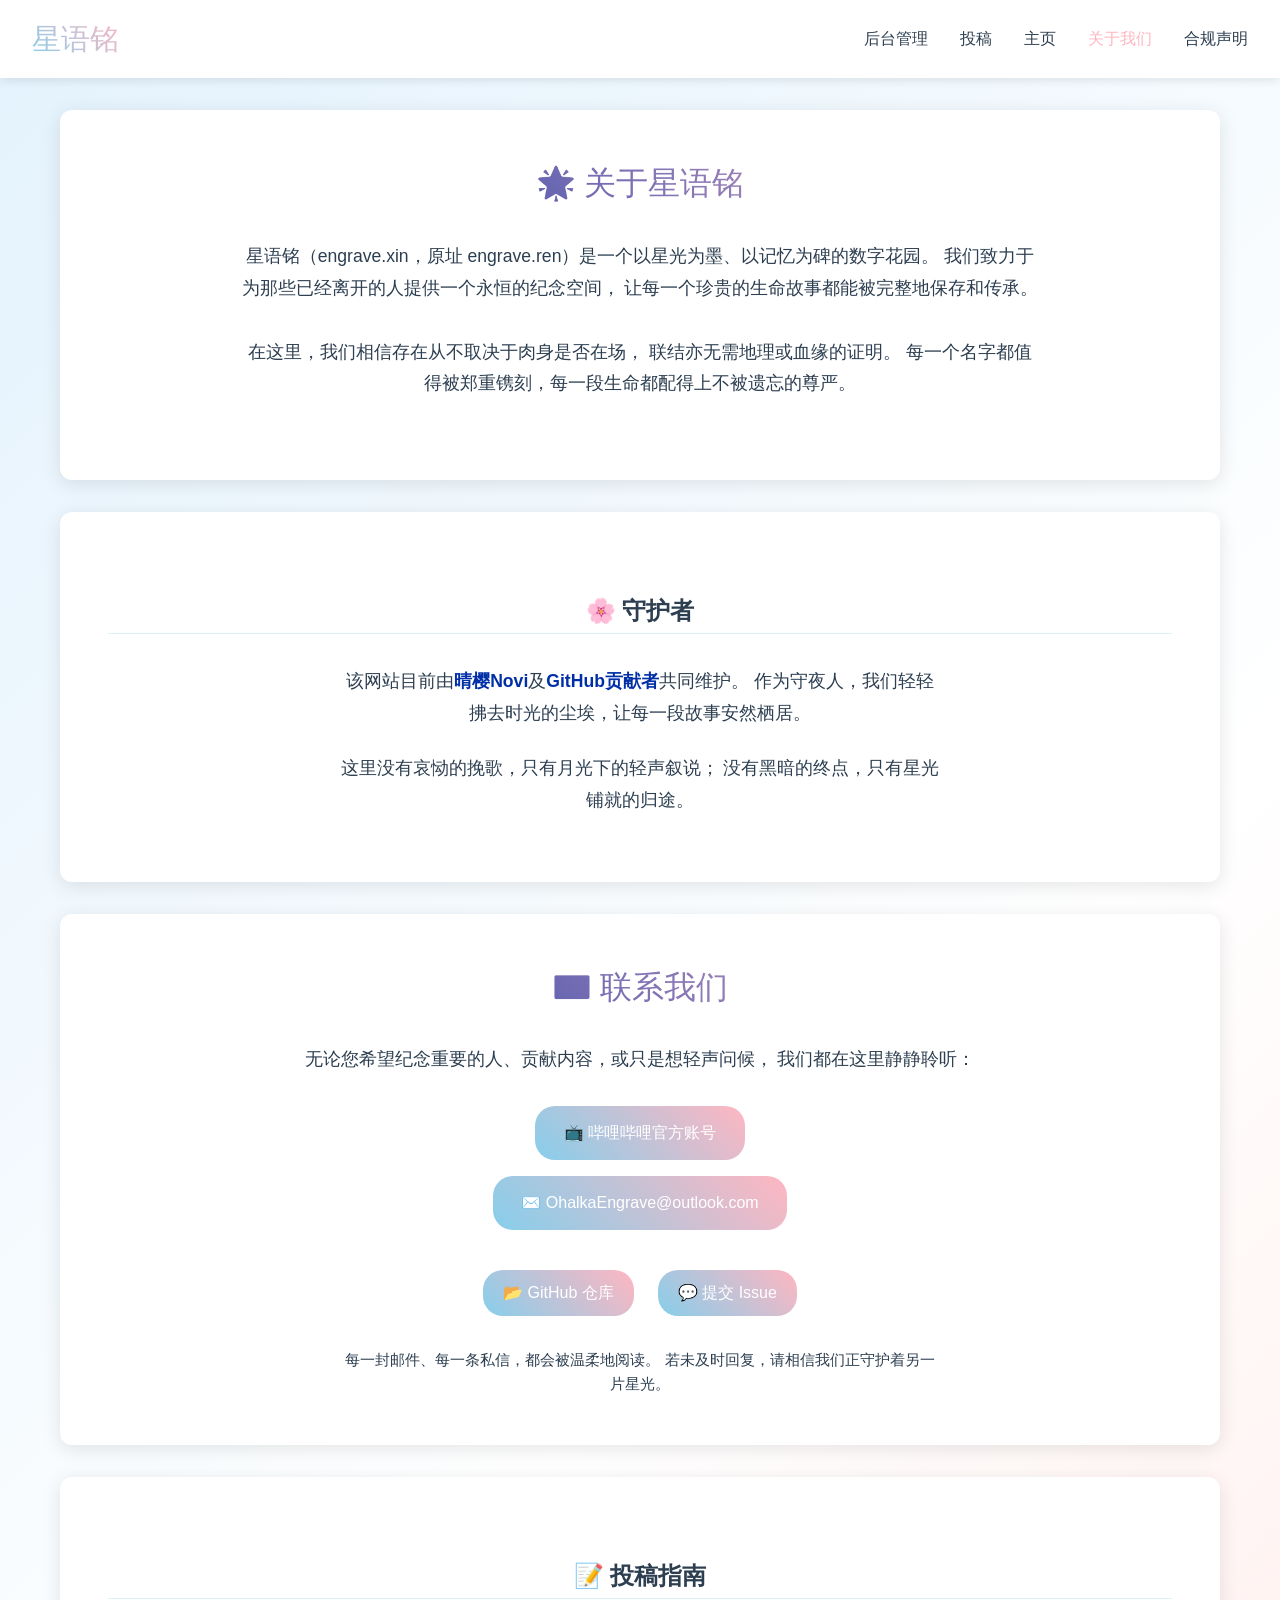
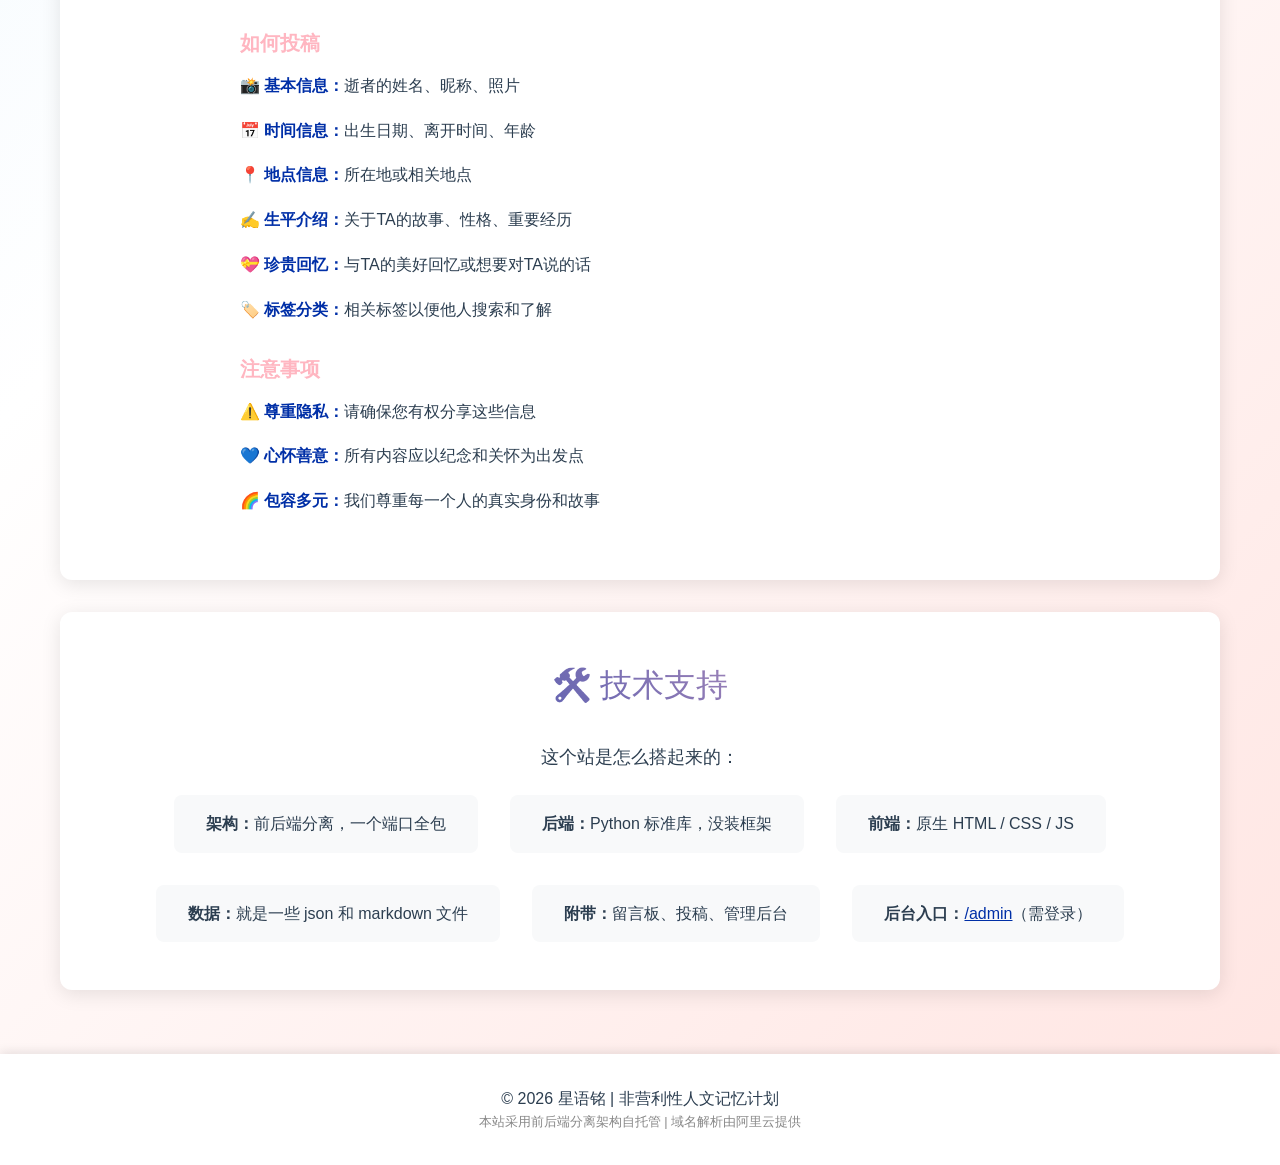
<file: about.html>
<!DOCTYPE html>
<html lang="zh-CN">
<head>
    <meta charset="UTF-8">
    <meta name="viewport" content="width=device-width, initial-scale=1.0">
    <title>关于我们 - 星语铭</title>
    <link rel="stylesheet" href="/css/style.css">
    <link rel="preconnect" href="https://fonts.googleapis.com">
    <link rel="preconnect" href="https://fonts.gstatic.com" crossorigin>
    <link href="https://fonts.googleapis.com/css2?family=Noto+Sans+SC:wght@300;400;500&display=swap" rel="stylesheet">
    <link rel="icon" type="image/svg+xml" href="/favicon.svg">
</head>
<body>
    <header>
        <nav>
            <div class="logo">星语铭</div>
            <ul class="nav-links">
                <li><a href="/admin">后台管理</a></li>
                <li><a href="/contribute.html">投稿</a></li>
                <li><a href="/">主页</a></li>
                <li><a href="/about.html" style="color: var(--coral-pink);">关于我们</a></li>
                <li><a href="/compliance.html">合规声明</a></li>
            </ul>
        </nav>
    </header>

    <main>
        <div class="container">
            <section class="intro-section">
                <h2>🌟 关于星语铭</h2>
                <div style="text-align: center; max-width: 800px; margin: 0 auto;">
                    <p style="font-size: 1.1rem; line-height: 1.8; margin-bottom: 2rem;">
                        星语铭（engrave.xin，原址 engrave.ren）是一个以星光为墨、以记忆为碑的数字花园。
                        我们致力于为那些已经离开的人提供一个永恒的纪念空间，
                        让每一个珍贵的生命故事都能被完整地保存和传承。
                    </p>
                    <p style="font-size: 1.1rem; line-height: 1.8; margin-bottom: 2rem;">
                        在这里，我们相信存在从不取决于肉身是否在场，
                        联结亦无需地理或血缘的证明。
                        每一个名字都值得被郑重镌刻，每一段生命都配得上不被遗忘的尊严。
                    </p>
                </div>
            </section>

            <section class="profile-bio-section">
                <h2 style="text-align: center; margin-bottom: 2rem;">🌸 守护者</h2>
                <div style="text-align: center;">
                    <div style="max-width: 600px; margin: 0 auto;">
                        <p style="font-size: 1.1rem; line-height: 1.8;">
                            该网站目前由<strong>晴樱Novi</strong>及<strong>GitHub贡献者</strong>共同维护。
                            作为守夜人，我们轻轻拂去时光的尘埃，让每一段故事安然栖居。
                        </p>
                        <p style="font-size: 1.1rem; line-height: 1.8; margin-top: 1.5rem;">
                            这里没有哀恸的挽歌，只有月光下的轻声叙说；
                            没有黑暗的终点，只有星光铺就的归途。
                        </p>
                    </div>
                </div>
            </section>

            <section class="intro-section">
                <h2>📧 联系我们</h2>
                <div style="text-align: center; max-width: 800px; margin: 0 auto;">
                    <p style="font-size: 1.1rem; margin-bottom: 2rem;">
                        无论您希望纪念重要的人、贡献内容，或只是想轻声问候，
                        我们都在这里静静聆听：
                    </p>
                    
                    <div style="display: flex; flex-direction: column; align-items: center; gap: 1rem; margin: 2rem 0;">
                        <a href="https://space.bilibili.com/3632300688410832" class="btn" target="_blank" rel="noopener noreferrer" style="display: inline-flex; align-items: center; gap: 0.6rem; width: auto; padding: 0.9rem 1.8rem;">
                            📺 哔哩哔哩官方账号
                        </a>
                        
                        <a href="mailto:OhalkaEngrave@outlook.com" class="btn" style="display: inline-flex; align-items: center; gap: 0.6rem; width: auto; padding: 0.9rem 1.8rem;">
                            ✉️ OhalkaEngrave@outlook.com
                        </a>
                        
                        <div style="display: flex; gap: 1.5rem; flex-wrap: wrap; justify-content: center; margin-top: 1.5rem;">
                            <a href="https://github.com/zhch223/engrave" class="btn" target="_blank" rel="noopener noreferrer" style="display: inline-flex; align-items: center; gap: 0.5rem;">
                                📂 GitHub 仓库
                            </a>
                            <a href="https://github.com/zhch223/engrave/issues" class="btn" target="_blank" rel="noopener noreferrer" style="display: inline-flex; align-items: center; gap: 0.5rem;">
                                💬 提交 Issue
                            </a>
                        </div>
                    </div>
                    
                    <p style="font-size: 0.95rem; color: var(--text-gray); margin-top: 1.5rem; max-width: 600px; margin-left: auto; margin-right: auto;">
                        每一封邮件、每一条私信，都会被温柔地阅读。
                        若未及时回复，请相信我们正守护着另一片星光。
                    </p>
                </div>
            </section>

            <section class="profile-bio-section">
                <h2 style="text-align: center; margin-bottom: 2rem;">📝 投稿指南</h2>
                <div style="max-width: 800px; margin: 0 auto;">
                    <h3 style="color: var(--coral-pink); margin-bottom: 1rem;">如何投稿</h3>
                    <ul style="line-height: 1.8; color: var(--text-dark); list-style: none; padding: 0;">
                        <li style="margin-bottom: 1rem;">📸 <strong>基本信息：</strong>逝者的姓名、昵称、照片</li>
                        <li style="margin-bottom: 1rem;">📅 <strong>时间信息：</strong>出生日期、离开时间、年龄</li>
                        <li style="margin-bottom: 1rem;">📍 <strong>地点信息：</strong>所在地或相关地点</li>
                        <li style="margin-bottom: 1rem;">✍️ <strong>生平介绍：</strong>关于TA的故事、性格、重要经历</li>
                        <li style="margin-bottom: 1rem;">💝 <strong>珍贵回忆：</strong>与TA的美好回忆或想要对TA说的话</li>
                        <li style="margin-bottom: 1rem;">🏷️ <strong>标签分类：</strong>相关标签以便他人搜索和了解</li>
                    </ul>
                    
                    <h3 style="color: var(--coral-pink); margin: 2rem 0 1rem 0;">注意事项</h3>
                    <ul style="line-height: 1.8; color: var(--text-dark); list-style: none; padding: 0;">
                        <li style="margin-bottom: 1rem;">⚠️ <strong>尊重隐私：</strong>请确保您有权分享这些信息</li>
                        <li style="margin-bottom: 1rem;">💙 <strong>心怀善意：</strong>所有内容应以纪念和关怀为出发点</li>
                        <li style="margin-bottom: 1rem;">🌈 <strong>包容多元：</strong>我们尊重每一个人的真实身份和故事</li>
                    </ul>
                </div>
            </section>

            <section class="intro-section">
                <h2>🛠️ 技术支持</h2>
                <div style="text-align: center;">
                    <p style="font-size: 1.1rem; margin-bottom: 1.5rem;">
                        这个站是怎么搭起来的：
                    </p>
                    <div style="display: flex; justify-content: center; gap: 2rem; flex-wrap: wrap;">
                        <div style="background: var(--light-gray); padding: 1rem 2rem; border-radius: 8px;">
                            <strong>架构：</strong>前后端分离，一个端口全包
                        </div>
                        <div style="background: var(--light-gray); padding: 1rem 2rem; border-radius: 8px;">
                            <strong>后端：</strong>Python 标准库，没装框架
                        </div>
                        <div style="background: var(--light-gray); padding: 1rem 2rem; border-radius: 8px;">
                            <strong>前端：</strong>原生 HTML / CSS / JS
                        </div>
                        <div style="background: var(--light-gray); padding: 1rem 2rem; border-radius: 8px;">
                            <strong>数据：</strong>就是一些 json 和 markdown 文件
                        </div>
                        <div style="background: var(--light-gray); padding: 1rem 2rem; border-radius: 8px;">
                            <strong>附带：</strong>留言板、投稿、管理后台
                        </div>
                        <div style="background: var(--light-gray); padding: 1rem 2rem; border-radius: 8px;">
                            <strong>后台入口：</strong><a href="/admin" style="color: var(--klein-blue);">/admin</a>（需登录）
                        </div>
                    </div>
                </div>
            </section>
        </div>
    </main>

    <footer>
        <!-- 动态年份，避免未来时间 -->
        <p>&copy; <span id="year"></span> 星语铭 | 非营利性人文记忆计划</p>
        <p style="font-size: 0.8rem; color: #888;">本站采用前后端分离架构自托管 | 域名解析由阿里云提供</p>
    </footer>
    
    <script>
        // 动态年份
        document.getElementById('year').textContent = new Date().getFullYear();

        // 初始化加载
        document.addEventListener('DOMContentLoaded', function() {
            loadProfiles();
        });
    </script>
</body>
</html>
</file>
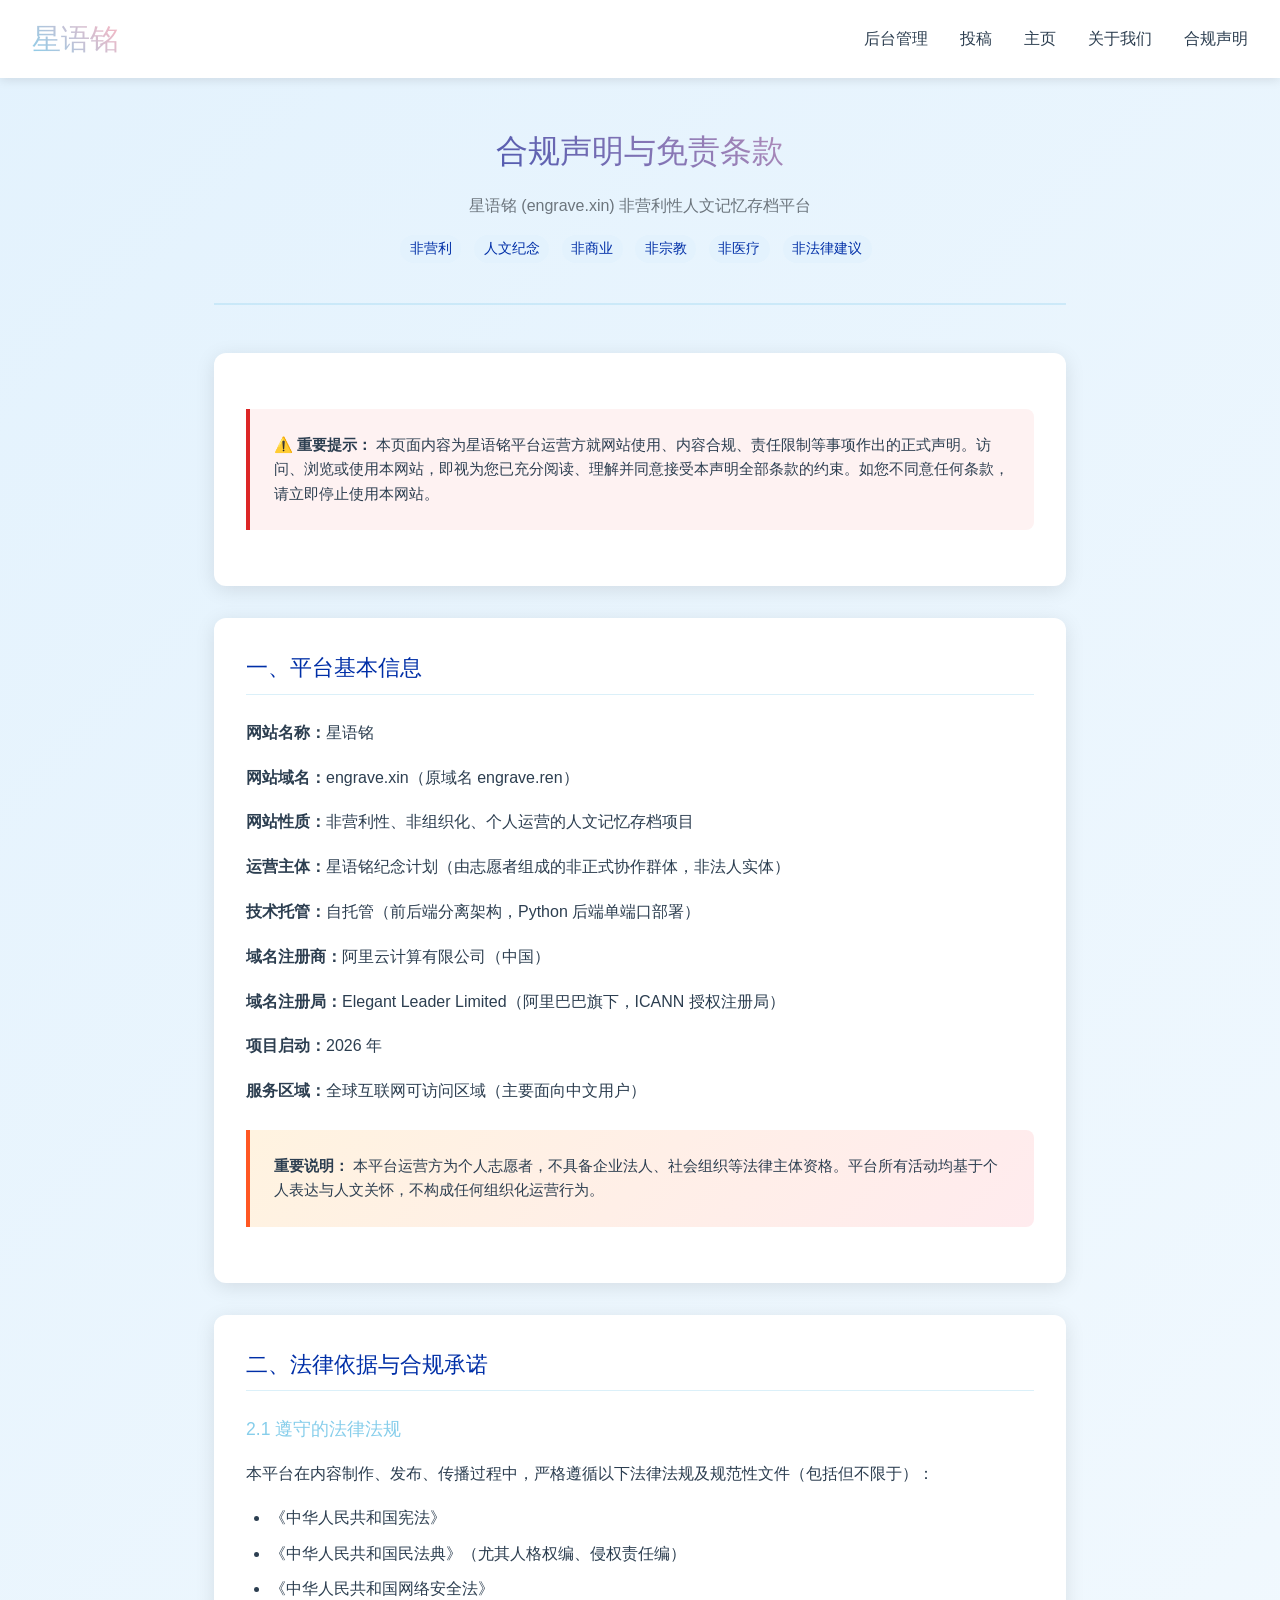
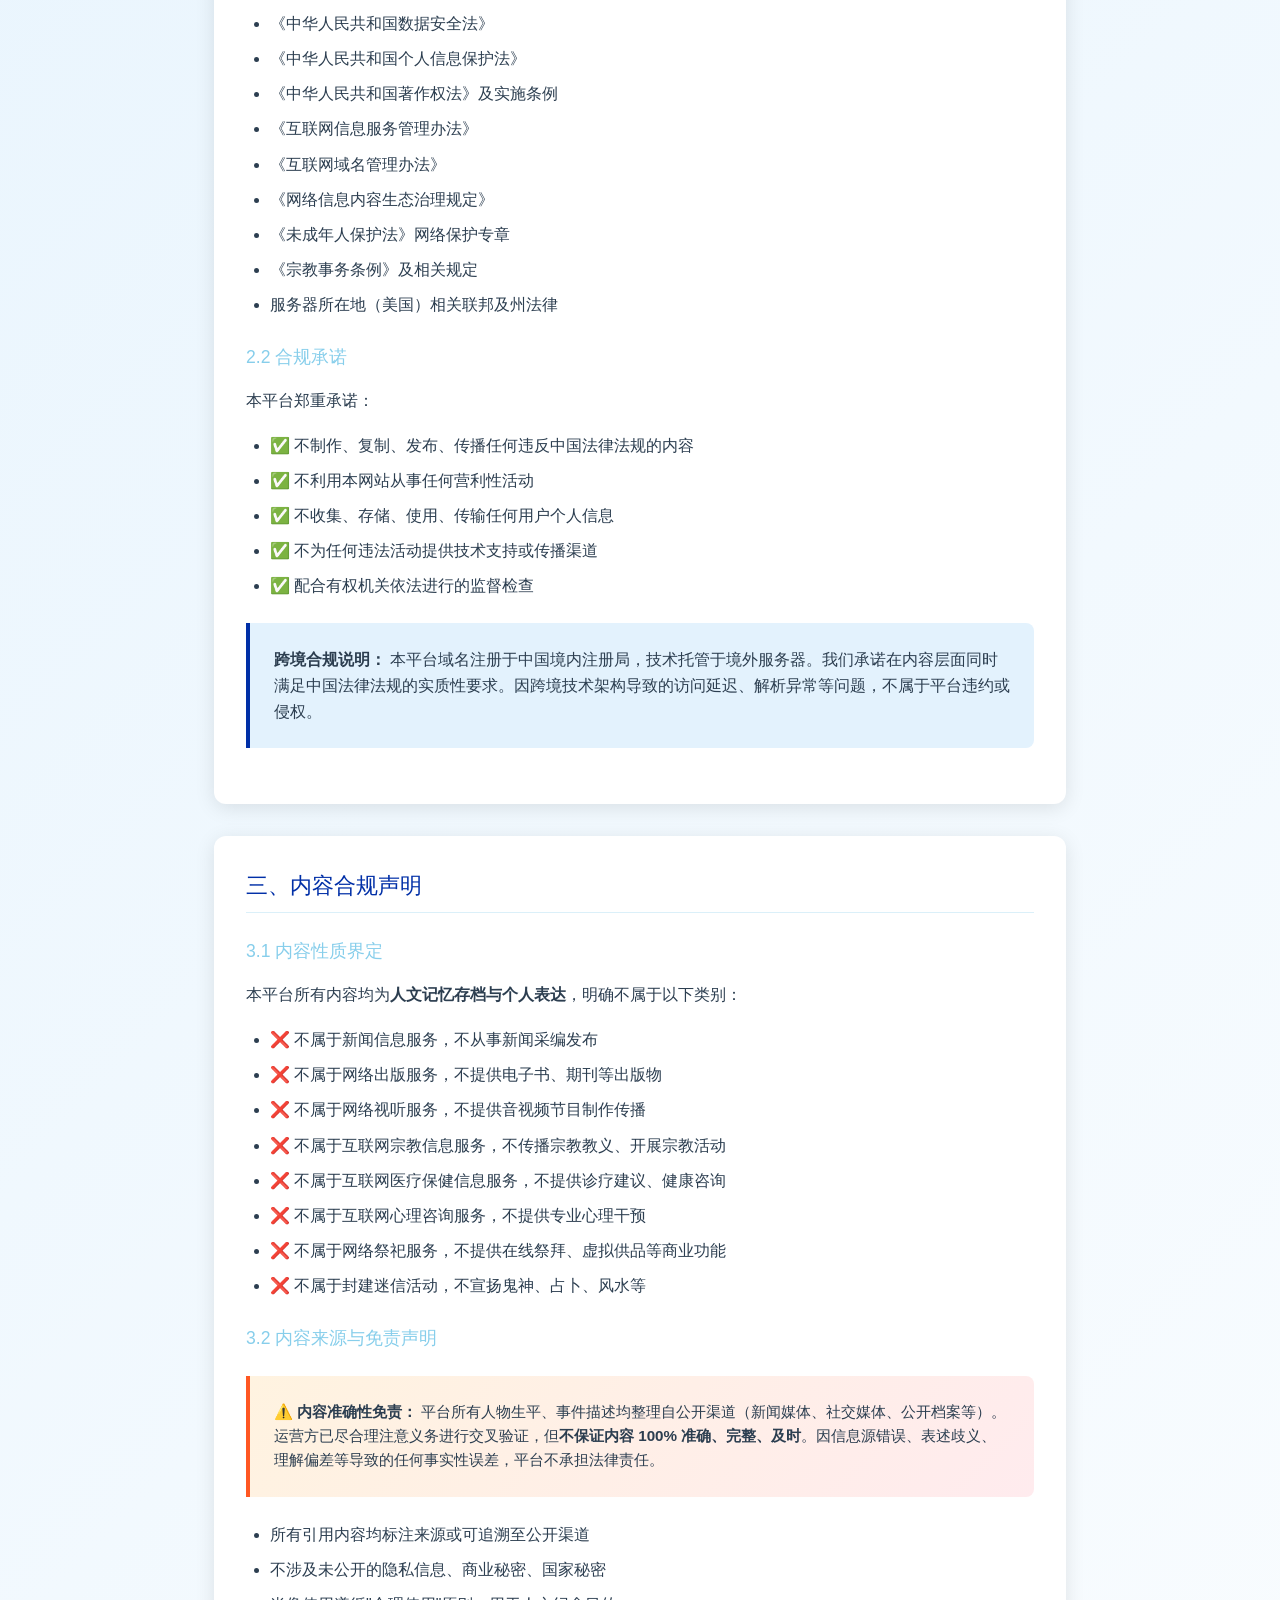
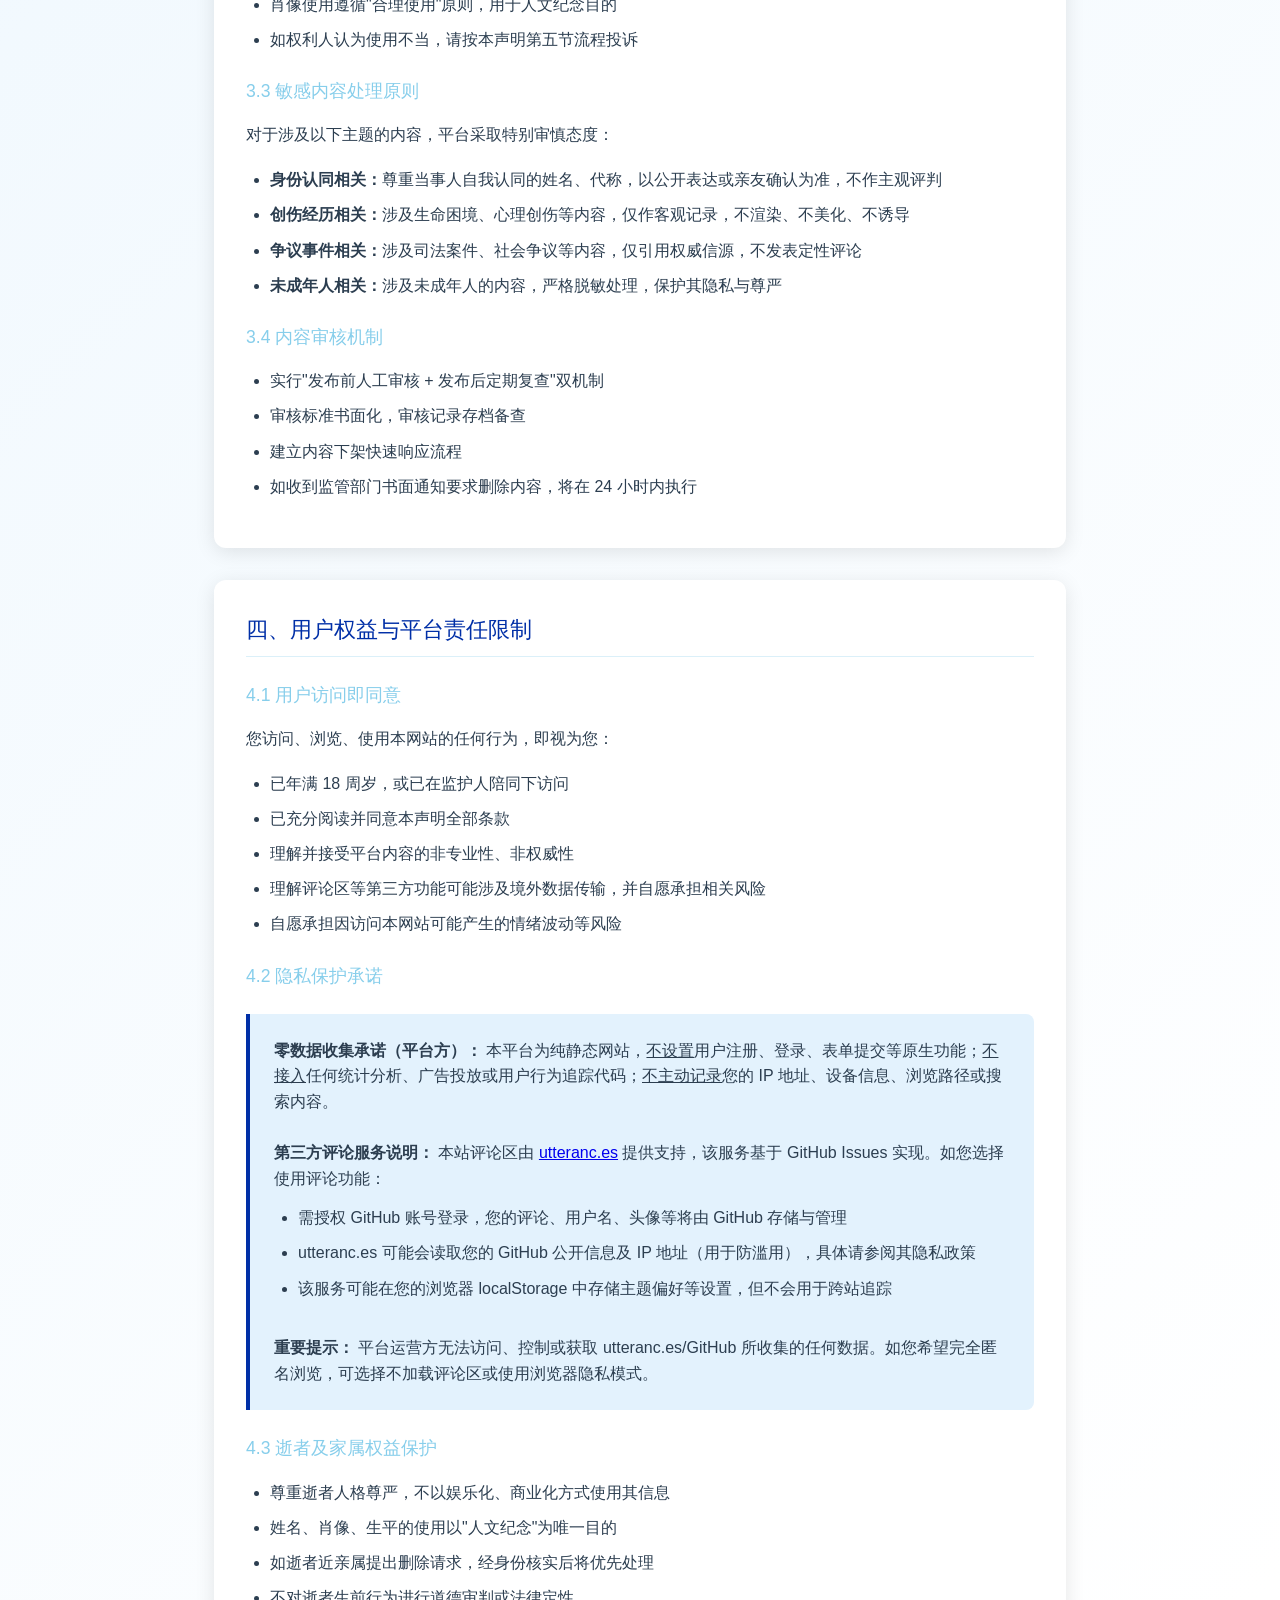
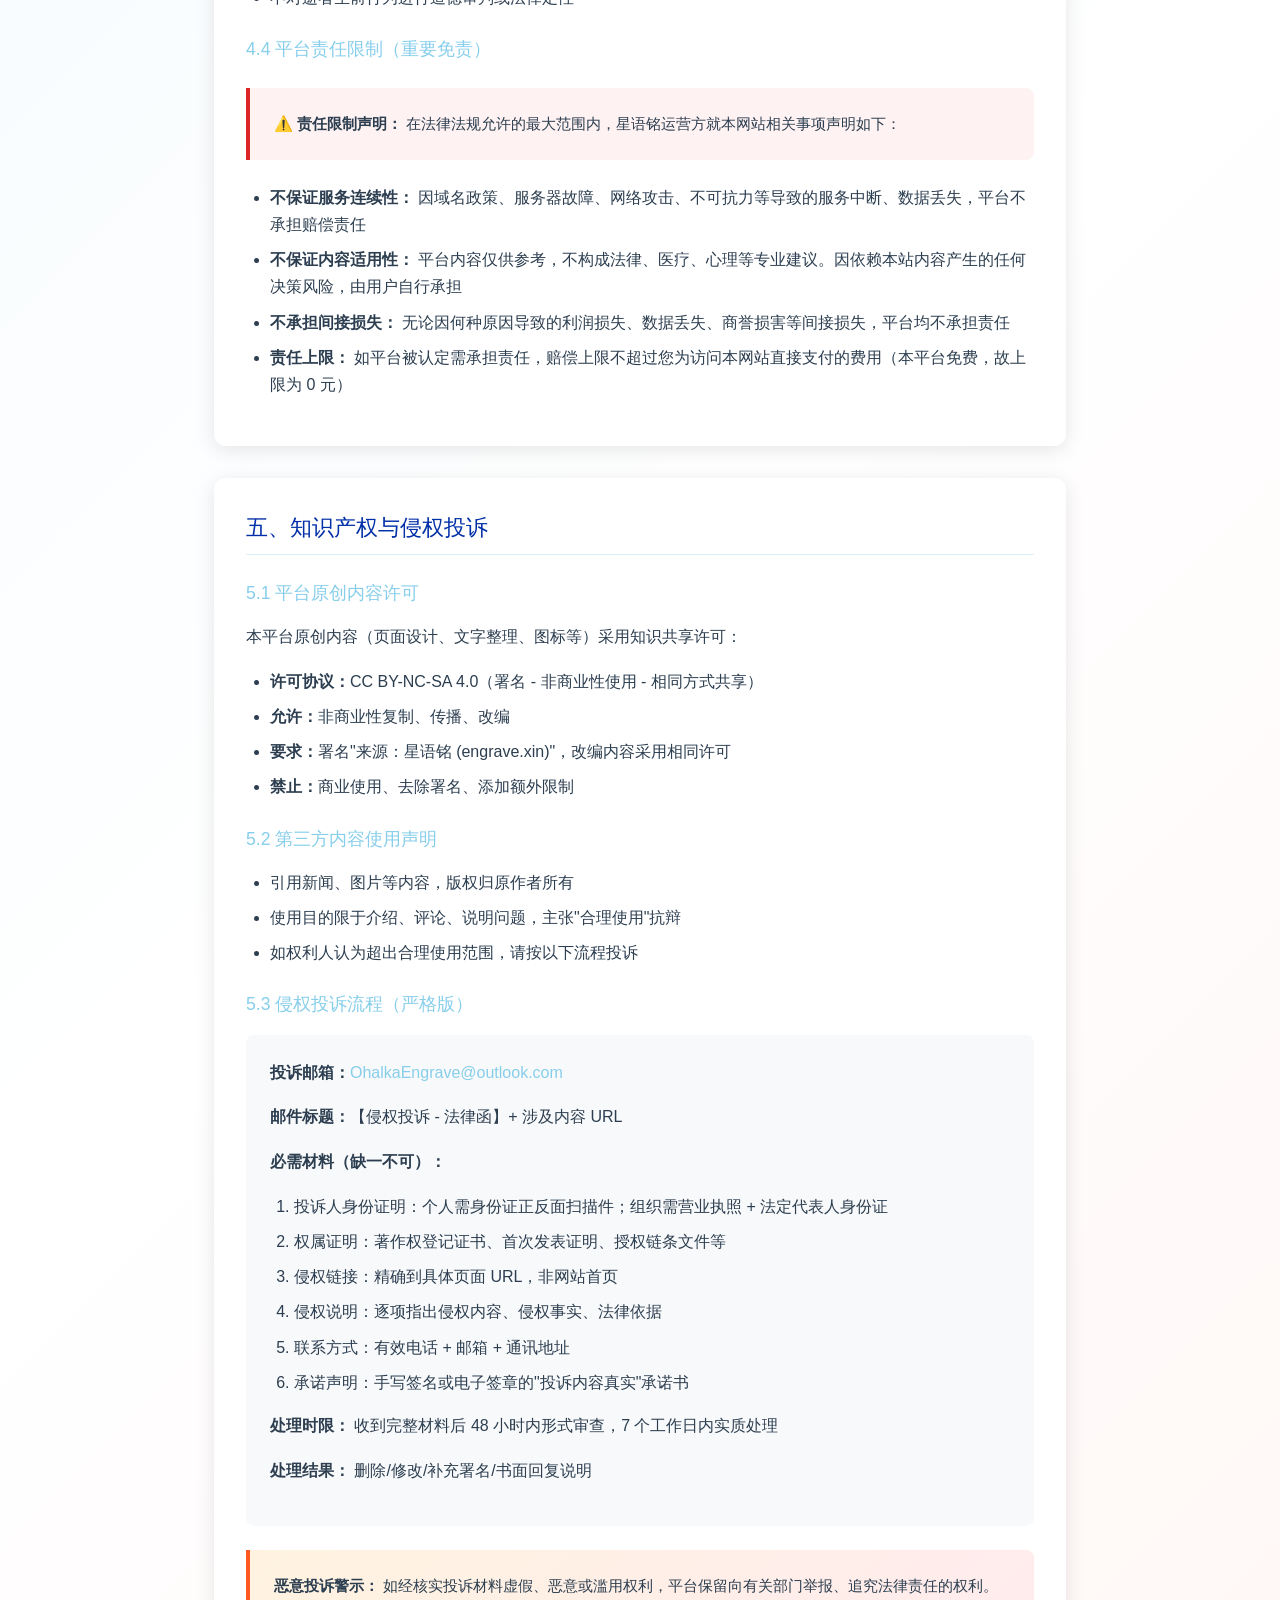
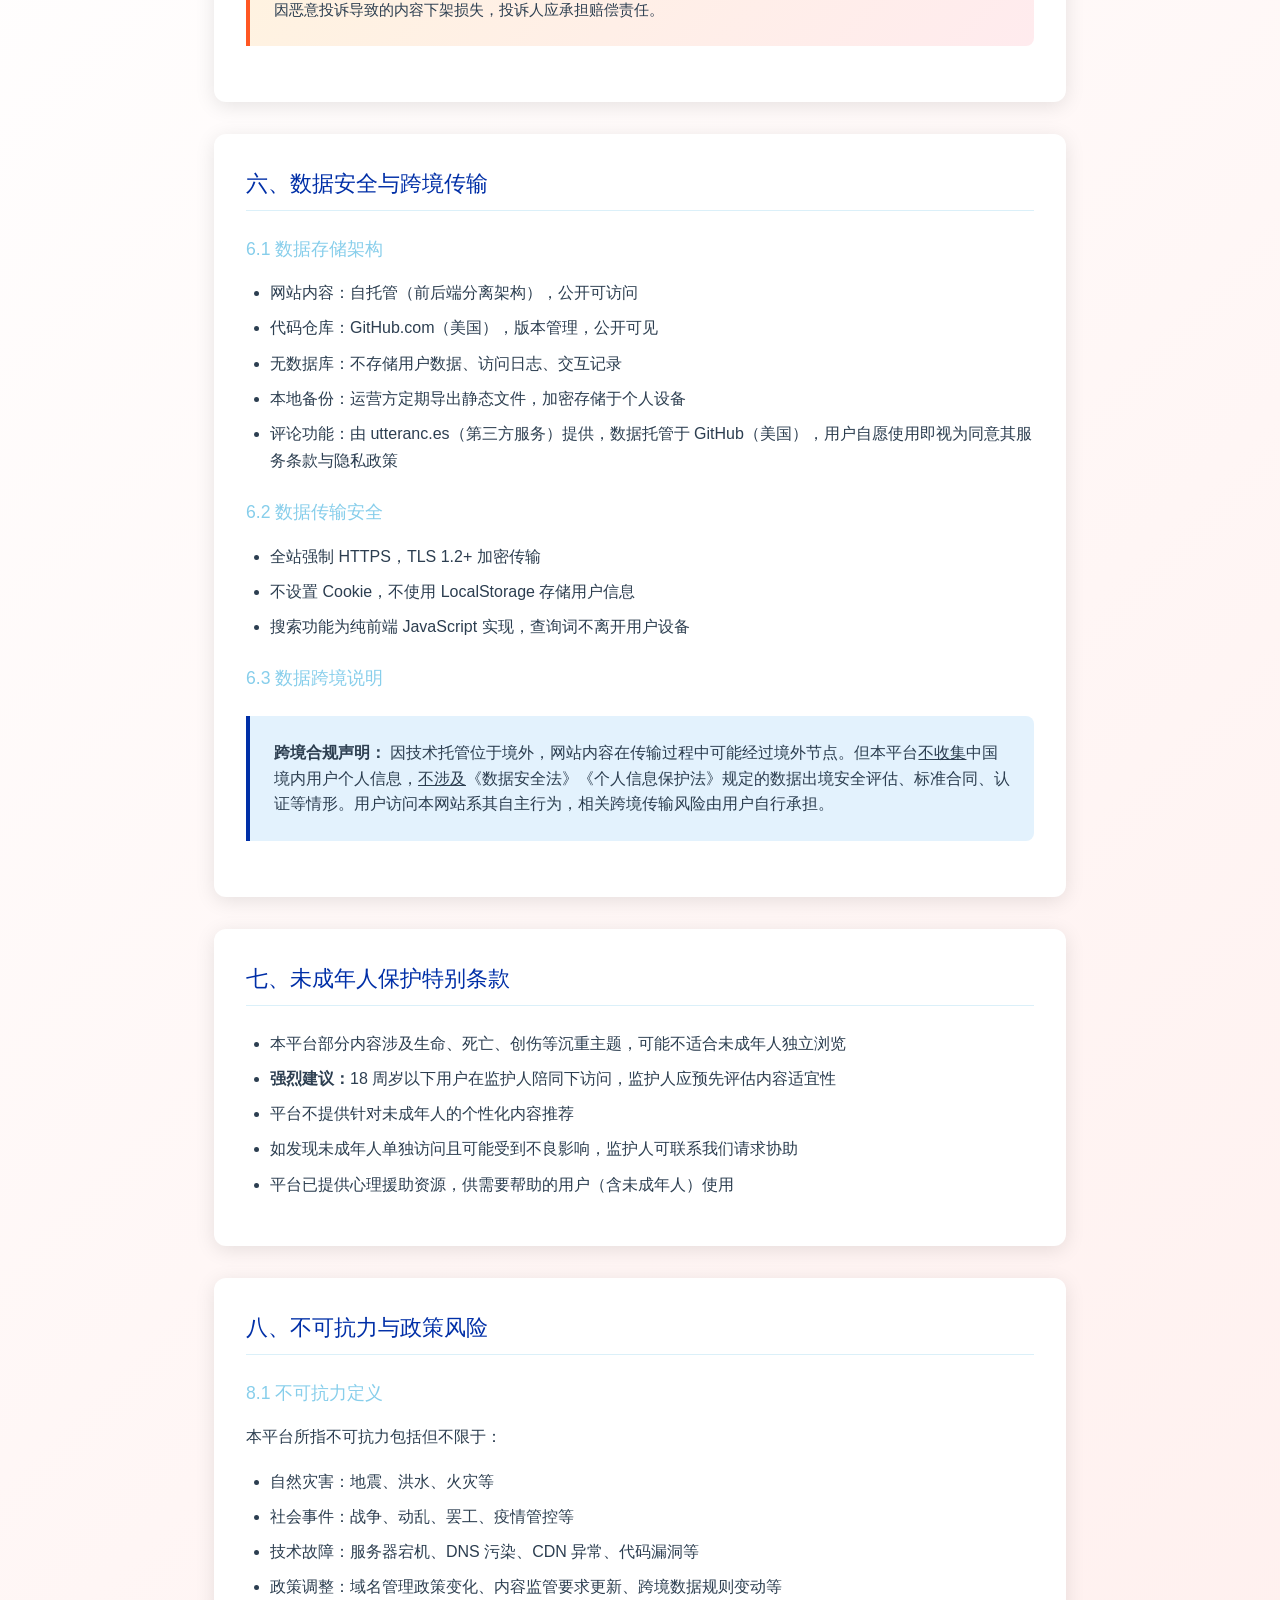
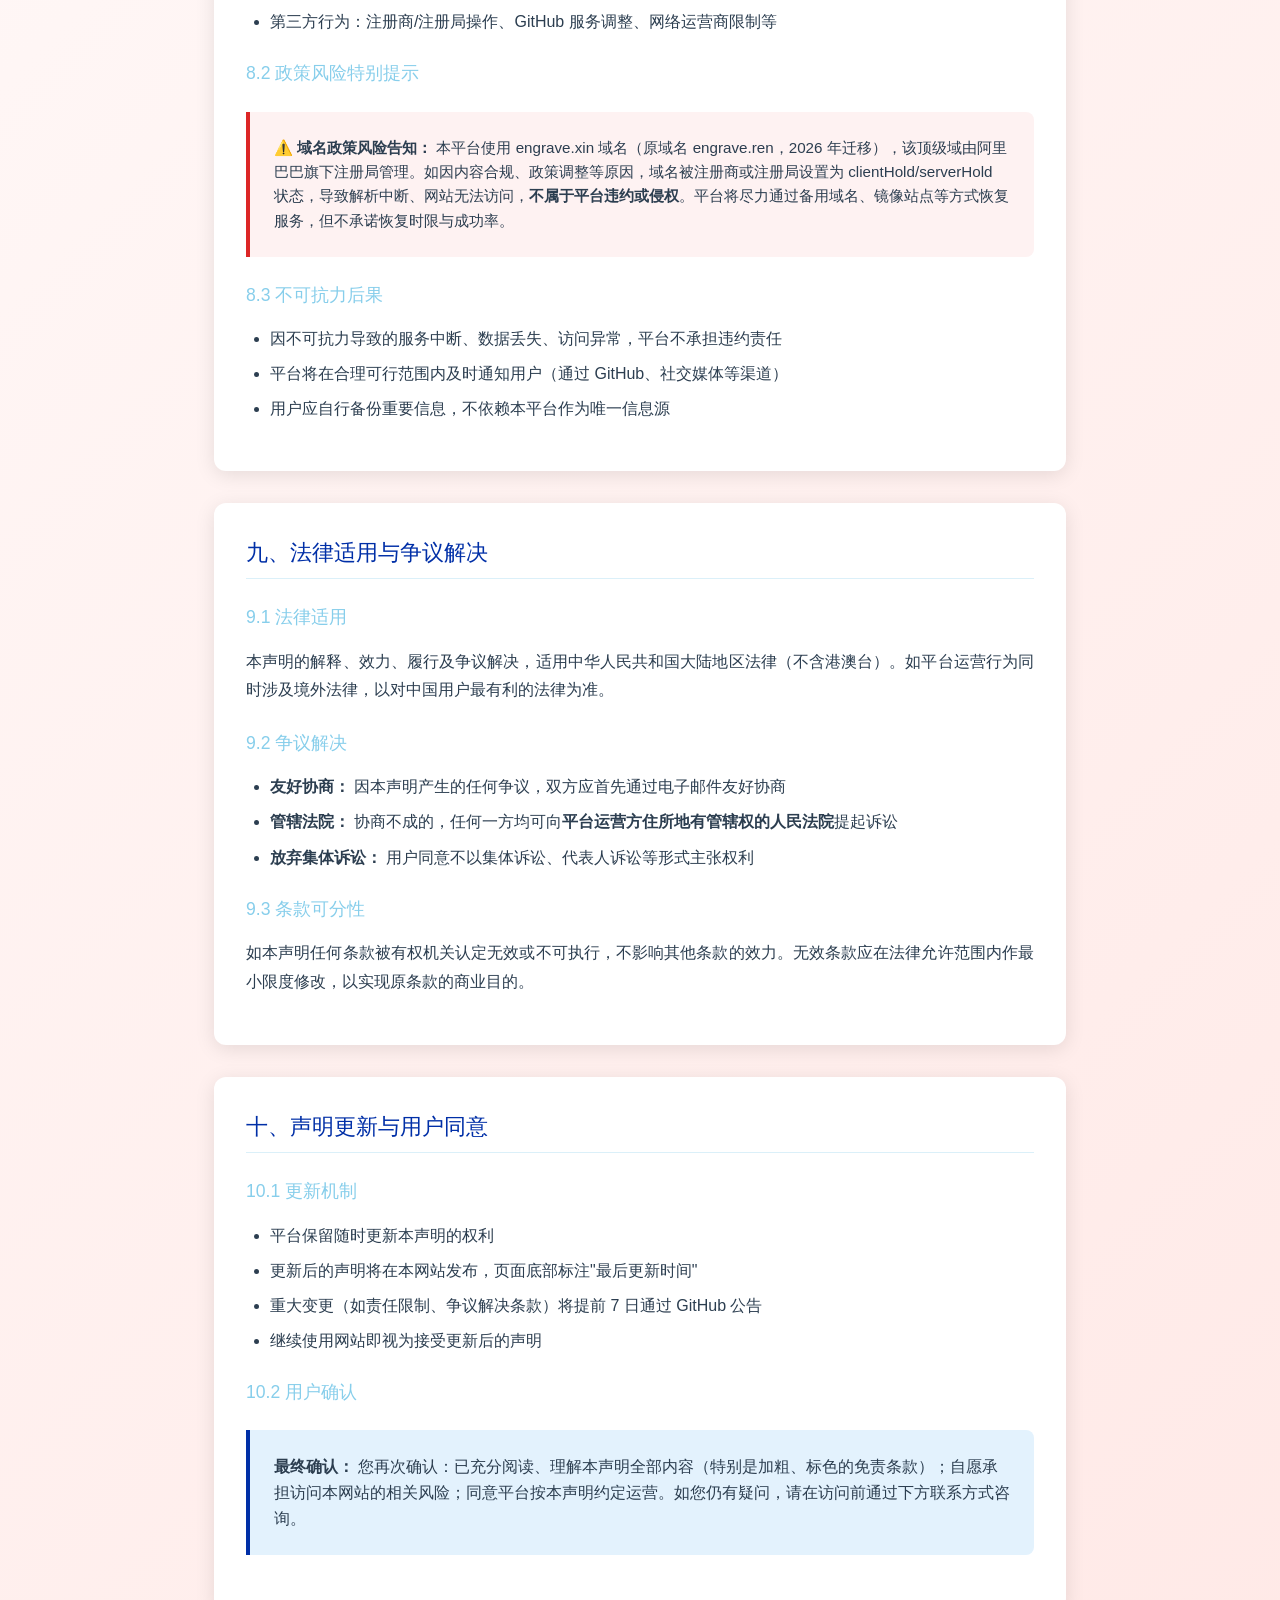
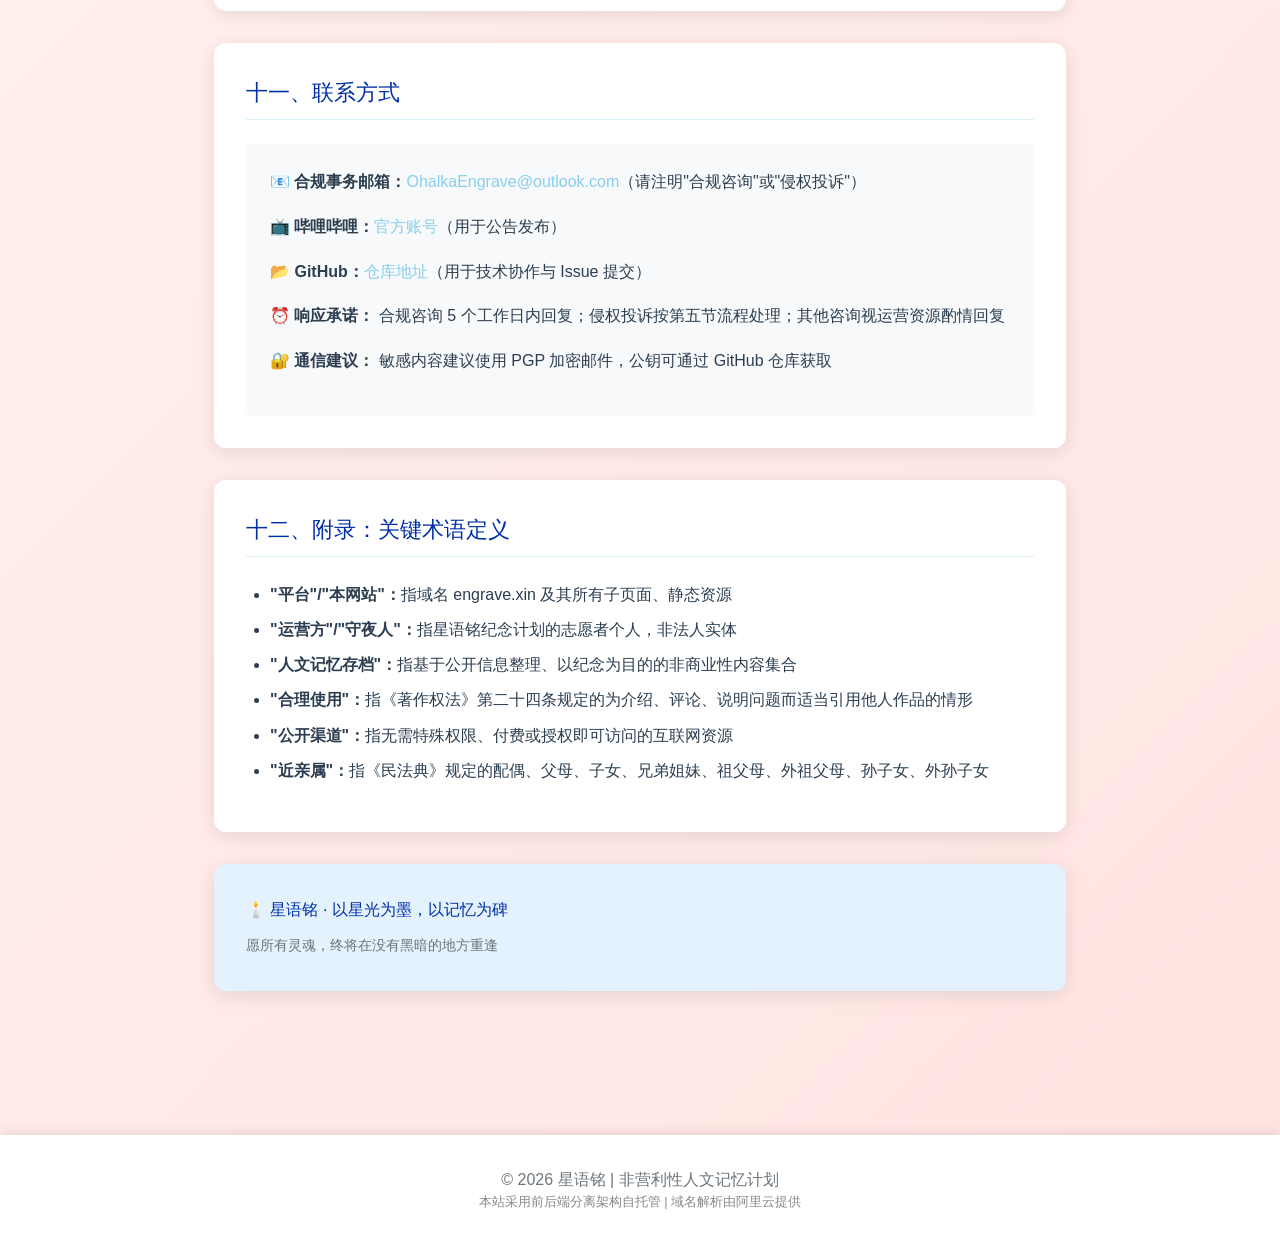
<file: compliance.html>
<!DOCTYPE html>
<html lang="zh-CN">

<head>
    <meta charset="UTF-8">
    <meta name="viewport" content="width=device-width, initial-scale=1.0">
    <title>合规声明 | 星语铭</title>
    <meta name="description" content="星语铭合规声明 - 非营利性人文记忆存档平台">

    <link rel="stylesheet" href="/css/style.css">

    <link rel="preconnect" href="https://fonts.googleapis.com">
    <link rel="preconnect" href="https://fonts.gstatic.com" crossorigin>
    <link href="https://fonts.googleapis.com/css2?family=Noto+Sans+SC:wght@300;400;500;700&display=swap"
        rel="stylesheet">

    <link rel="icon" type="image/svg+xml" href="/favicon.svg">

    <style>
        /* 合规声明页面专用样式 */
        .compliance-container {
            max-width: 900px;
            margin: 0 auto;
            padding: 3rem 1.5rem;
        }

        .compliance-header {
            text-align: center;
            margin-bottom: 3rem;
            padding-bottom: 2rem;
            border-bottom: 2px solid var(--border-light);
        }

        .compliance-header h1 {
            font-size: 2rem;
            font-weight: 300;
            background: linear-gradient(45deg, var(--klein-blue), var(--coral-pink));
            -webkit-background-clip: text;
            -webkit-text-fill-color: transparent;
            background-clip: text;
            margin-bottom: 1rem;
        }

        .compliance-header p {
            color: var(--text-light);
            font-size: 1rem;
        }

        .compliance-section {
            background: var(--pure-white);
            border-radius: 12px;
            padding: 2rem;
            margin-bottom: 2rem;
            box-shadow: 0 4px 20px var(--shadow);
        }

        .compliance-section h2 {
            color: var(--klein-blue);
            font-size: 1.4rem;
            font-weight: 300;
            margin-bottom: 1.5rem;
            padding-bottom: 0.5rem;
            border-bottom: 1px solid var(--border-light);
        }

        .compliance-section h3 {
            color: var(--sky-blue);
            font-size: 1.1rem;
            font-weight: 400;
            margin: 1.5rem 0 1rem 0;
        }

        .compliance-section h4 {
            color: var(--text-dark);
            font-size: 1rem;
            font-weight: 500;
            margin: 1.2rem 0 0.8rem 0;
        }

        .compliance-section p {
            margin-bottom: 1rem;
            text-align: justify;
            line-height: 1.8;
        }

        .compliance-section ul,
        .compliance-section ol {
            margin-left: 1.5rem;
            margin-bottom: 1rem;
        }

        .compliance-section li {
            margin-bottom: 0.5rem;
            line-height: 1.7;
        }

        .highlight-box {
            background: var(--light-blue);
            border-left: 4px solid var(--klein-blue);
            padding: 1.5rem;
            margin: 1.5rem 0;
            border-radius: 0 8px 8px 0;
        }

        .warning-box-custom {
            background: linear-gradient(135deg, #FFF3E0, #FFEBEE);
            border-left: 4px solid #FF5722;
            padding: 1.5rem;
            margin: 1.5rem 0;
            border-radius: 0 8px 8px 0;
            font-size: 0.95rem;
        }

        .critical-box {
            background: #fef2f2;
            border-left: 4px solid #dc2626;
            padding: 1.5rem;
            margin: 1.5rem 0;
            border-radius: 0 8px 8px 0;
            font-size: 0.95rem;
        }

        .contact-info {
            background: var(--light-gray);
            padding: 1.5rem;
            border-radius: 8px;
            margin-top: 1rem;
        }

        .contact-info a {
            color: var(--sky-blue);
            text-decoration: none;
            transition: color 0.3s ease;
        }

        .contact-info a:hover {
            color: var(--coral-pink);
        }

        .update-time {
            text-align: right;
            color: var(--text-light);
            font-size: 0.9rem;
            margin-top: 2rem;
        }

        .back-link {
            display: inline-block;
            margin-bottom: 2rem;
            color: var(--sky-blue);
            text-decoration: none;
            padding: 0.5rem 1rem;
            border: 1px solid var(--sky-blue);
            border-radius: 20px;
            transition: all 0.3s ease;
        }

        .back-link:hover {
            background: var(--sky-blue);
            color: var(--pure-white);
        }

        .legal-tag {
            display: inline-block;
            background: var(--light-blue);
            color: var(--klein-blue);
            padding: 0.2rem 0.6rem;
            border-radius: 20px;
            font-size: 0.85rem;
            margin-right: 0.5rem;
            margin-bottom: 0.5rem;
        }

        footer p {
            color: var(--text-light);
        }

        @media (max-width: 768px) {
            .compliance-container {
                padding: 2rem 1rem;
            }

            .compliance-section {
                padding: 1.5rem;
            }

            .compliance-header h1 {
                font-size: 1.6rem;
            }

            .nav-links {
                flex-direction: column;
                gap: 1rem;
            }
        }
    </style>
</head>

<body>
    <!-- 页眉 - 与主站一致 -->
    <header>
        <nav>
            <div class="logo">星语铭</div>
            <ul class="nav-links">
                <li><a href="/admin">后台管理</a></li>
                <li><a href="/contribute.html">投稿</a></li>
                <li><a href="/">主页</a></li>
                <li><a href="/about.html">关于我们</a></li>
                <li><a href="/compliance.html">合规声明</a></li>
            </ul>
        </nav>
    </header>

    <main>
        <div class="compliance-container">
            <div class="compliance-header">
                <h1>合规声明与免责条款</h1>
                <p>星语铭 (engrave.xin) 非营利性人文记忆存档平台</p>
                <div style="margin-top: 1rem;">
                    <span class="legal-tag">非营利</span>
                    <span class="legal-tag">人文纪念</span>
                    <span class="legal-tag">非商业</span>
                    <span class="legal-tag">非宗教</span>
                    <span class="legal-tag">非医疗</span>
                    <span class="legal-tag">非法律建议</span>
                </div>
            </div>

            <!-- ⚠️ 重要提示 -->
            <div class="compliance-section">
                <div class="critical-box">
                    <strong>⚠️ 重要提示：</strong>
                    本页面内容为星语铭平台运营方就网站使用、内容合规、责任限制等事项作出的正式声明。访问、浏览或使用本网站，即视为您已充分阅读、理解并同意接受本声明全部条款的约束。如您不同意任何条款，请立即停止使用本网站。
                </div>
            </div>

            <!-- 一、平台基本信息 -->
            <div class="compliance-section">
                <h2>一、平台基本信息</h2>
                <p><strong>网站名称：</strong>星语铭</p>
                <p><strong>网站域名：</strong>engrave.xin（原域名 engrave.ren）</p>
                <p><strong>网站性质：</strong>非营利性、非组织化、个人运营的人文记忆存档项目</p>
                <p><strong>运营主体：</strong>星语铭纪念计划（由志愿者组成的非正式协作群体，非法人实体）</p>
                <p><strong>技术托管：</strong>自托管（前后端分离架构，Python 后端单端口部署）</p>
                <p><strong>域名注册商：</strong>阿里云计算有限公司（中国）</p>
                <p><strong>域名注册局：</strong>Elegant Leader Limited（阿里巴巴旗下，ICANN 授权注册局）</p>
                <p><strong>项目启动：</strong>2026 年</p>
                <p><strong>服务区域：</strong>全球互联网可访问区域（主要面向中文用户）</p>

                <div class="warning-box-custom">
                    <strong>重要说明：</strong> 本平台运营方为个人志愿者，不具备企业法人、社会组织等法律主体资格。平台所有活动均基于个人表达与人文关怀，不构成任何组织化运营行为。
                </div>
            </div>

            <!-- 二、法律依据与合规承诺 -->
            <div class="compliance-section">
                <h2>二、法律依据与合规承诺</h2>

                <h3>2.1 遵守的法律法规</h3>
                <p>本平台在内容制作、发布、传播过程中，严格遵循以下法律法规及规范性文件（包括但不限于）：</p>
                <ul>
                    <li>《中华人民共和国宪法》</li>
                    <li>《中华人民共和国民法典》（尤其人格权编、侵权责任编）</li>
                    <li>《中华人民共和国网络安全法》</li>
                    <li>《中华人民共和国数据安全法》</li>
                    <li>《中华人民共和国个人信息保护法》</li>
                    <li>《中华人民共和国著作权法》及实施条例</li>
                    <li>《互联网信息服务管理办法》</li>
                    <li>《互联网域名管理办法》</li>
                    <li>《网络信息内容生态治理规定》</li>
                    <li>《未成年人保护法》网络保护专章</li>
                    <li>《宗教事务条例》及相关规定</li>
                    <li>服务器所在地（美国）相关联邦及州法律</li>
                </ul>

                <h3>2.2 合规承诺</h3>
                <p>本平台郑重承诺：</p>
                <ul>
                    <li>✅ 不制作、复制、发布、传播任何违反中国法律法规的内容</li>
                    <li>✅ 不利用本网站从事任何营利性活动</li>
                    <li>✅ 不收集、存储、使用、传输任何用户个人信息</li>
                    <li>✅ 不为任何违法活动提供技术支持或传播渠道</li>
                    <li>✅ 配合有权机关依法进行的监督检查</li>
                </ul>

                <div class="highlight-box">
                    <strong>跨境合规说明：</strong>
                    本平台域名注册于中国境内注册局，技术托管于境外服务器。我们承诺在内容层面同时满足中国法律法规的实质性要求。因跨境技术架构导致的访问延迟、解析异常等问题，不属于平台违约或侵权。
                </div>
            </div>

            <!-- 三、内容合规声明（核心叠甲区） -->
            <div class="compliance-section">
                <h2>三、内容合规声明</h2>

                <h3>3.1 内容性质界定</h3>
                <p>本平台所有内容均为<strong>人文记忆存档与个人表达</strong>，明确不属于以下类别：</p>
                <ul>
                    <li>❌ 不属于新闻信息服务，不从事新闻采编发布</li>
                    <li>❌ 不属于网络出版服务，不提供电子书、期刊等出版物</li>
                    <li>❌ 不属于网络视听服务，不提供音视频节目制作传播</li>
                    <li>❌ 不属于互联网宗教信息服务，不传播宗教教义、开展宗教活动</li>
                    <li>❌ 不属于互联网医疗保健信息服务，不提供诊疗建议、健康咨询</li>
                    <li>❌ 不属于互联网心理咨询服务，不提供专业心理干预</li>
                    <li>❌ 不属于网络祭祀服务，不提供在线祭拜、虚拟供品等商业功能</li>
                    <li>❌ 不属于封建迷信活动，不宣扬鬼神、占卜、风水等</li>
                </ul>

                <h3>3.2 内容来源与免责声明</h3>
                <div class="warning-box-custom">
                    <strong>⚠️ 内容准确性免责：</strong> 平台所有人物生平、事件描述均整理自公开渠道（新闻媒体、社交媒体、公开档案等）。运营方已尽合理注意义务进行交叉验证，但<strong>不保证内容
                        100% 准确、完整、及时</strong>。因信息源错误、表述歧义、理解偏差等导致的任何事实性误差，平台不承担法律责任。
                </div>
                <ul>
                    <li>所有引用内容均标注来源或可追溯至公开渠道</li>
                    <li>不涉及未公开的隐私信息、商业秘密、国家秘密</li>
                    <li>肖像使用遵循"合理使用"原则，用于人文纪念目的</li>
                    <li>如权利人认为使用不当，请按本声明第五节流程投诉</li>
                </ul>

                <h3>3.3 敏感内容处理原则</h3>
                <p>对于涉及以下主题的内容，平台采取特别审慎态度：</p>
                <ul>
                    <li><strong>身份认同相关：</strong>尊重当事人自我认同的姓名、代称，以公开表达或亲友确认为准，不作主观评判</li>
                    <li><strong>创伤经历相关：</strong>涉及生命困境、心理创伤等内容，仅作客观记录，不渲染、不美化、不诱导</li>
                    <li><strong>争议事件相关：</strong>涉及司法案件、社会争议等内容，仅引用权威信源，不发表定性评论</li>
                    <li><strong>未成年人相关：</strong>涉及未成年人的内容，严格脱敏处理，保护其隐私与尊严</li>
                </ul>

                <h3>3.4 内容审核机制</h3>
                <ul>
                    <li>实行"发布前人工审核 + 发布后定期复查"双机制</li>
                    <li>审核标准书面化，审核记录存档备查</li>
                    <li>建立内容下架快速响应流程</li>
                    <li>如收到监管部门书面通知要求删除内容，将在 24 小时内执行</li>
                </ul>
            </div>

            <!-- 四、用户权益与平台责任限制 -->
            <div class="compliance-section">
                <h2>四、用户权益与平台责任限制</h2>

                <h3>4.1 用户访问即同意</h3>
                <p>您访问、浏览、使用本网站的任何行为，即视为您：</p>
                <ul>
                    <li>已年满 18 周岁，或已在监护人陪同下访问</li>
                    <li>已充分阅读并同意本声明全部条款</li>
                    <li>理解并接受平台内容的非专业性、非权威性</li>
                    <li>理解评论区等第三方功能可能涉及境外数据传输，并自愿承担相关风险</li>
                    <li>自愿承担因访问本网站可能产生的情绪波动等风险</li>
                </ul>

                <h3>4.2 隐私保护承诺</h3>
                <div class="highlight-box">
                    <strong>零数据收集承诺（平台方）：</strong>
                    本平台为纯静态网站，<u>不设置</u>用户注册、登录、表单提交等原生功能；<u>不接入</u>任何统计分析、广告投放或用户行为追踪代码；<u>不主动记录</u>您的 IP
                    地址、设备信息、浏览路径或搜索内容。

                    <br><br>
                    <strong>第三方评论服务说明：</strong>
                    本站评论区由 <a href="https://utteranc.es" target="_blank" rel="noopener noreferrer">utteranc.es</a>
                    提供支持，该服务基于 GitHub Issues 实现。如您选择使用评论功能：
                    <ul style="margin: 0.8rem 0 0 1.5rem; padding: 0;">
                        <li>需授权 GitHub 账号登录，您的评论、用户名、头像等将由 GitHub 存储与管理</li>
                        <li>utteranc.es 可能会读取您的 GitHub 公开信息及 IP 地址（用于防滥用），具体请参阅其隐私政策</li>
                        <li>该服务可能在您的浏览器 localStorage 中存储主题偏好等设置，但不会用于跨站追踪</li>
                    </ul>

                    <br>
                    <strong>重要提示：</strong> 平台运营方无法访问、控制或获取 utteranc.es/GitHub 所收集的任何数据。如您希望完全匿名浏览，可选择不加载评论区或使用浏览器隐私模式。
                </div>

                <h3>4.3 逝者及家属权益保护</h3>
                <ul>
                    <li>尊重逝者人格尊严，不以娱乐化、商业化方式使用其信息</li>
                    <li>姓名、肖像、生平的使用以"人文纪念"为唯一目的</li>
                    <li>如逝者近亲属提出删除请求，经身份核实后将优先处理</li>
                    <li>不对逝者生前行为进行道德审判或法律定性</li>
                </ul>

                <h3>4.4 平台责任限制（重要免责）</h3>
                <div class="critical-box">
                    <strong>⚠️ 责任限制声明：</strong> 在法律法规允许的最大范围内，星语铭运营方就本网站相关事项声明如下：
                </div>
                <ul>
                    <li><strong>不保证服务连续性：</strong> 因域名政策、服务器故障、网络攻击、不可抗力等导致的服务中断、数据丢失，平台不承担赔偿责任</li>
                    <li><strong>不保证内容适用性：</strong> 平台内容仅供参考，不构成法律、医疗、心理等专业建议。因依赖本站内容产生的任何决策风险，由用户自行承担</li>
                    <li><strong>不承担间接损失：</strong> 无论因何种原因导致的利润损失、数据丢失、商誉损害等间接损失，平台均不承担责任</li>
                    <li><strong>责任上限：</strong> 如平台被认定需承担责任，赔偿上限不超过您为访问本网站直接支付的费用（本平台免费，故上限为 0 元）</li>
                </ul>
            </div>

            <!-- 五、知识产权与侵权投诉 -->
            <div class="compliance-section">
                <h2>五、知识产权与侵权投诉</h2>

                <h3>5.1 平台原创内容许可</h3>
                <p>本平台原创内容（页面设计、文字整理、图标等）采用知识共享许可：</p>
                <ul>
                    <li><strong>许可协议：</strong>CC BY-NC-SA 4.0（署名 - 非商业性使用 - 相同方式共享）</li>
                    <li><strong>允许：</strong>非商业性复制、传播、改编</li>
                    <li><strong>要求：</strong>署名"来源：星语铭 (engrave.xin)"，改编内容采用相同许可</li>
                    <li><strong>禁止：</strong>商业使用、去除署名、添加额外限制</li>
                </ul>

                <h3>5.2 第三方内容使用声明</h3>
                <ul>
                    <li>引用新闻、图片等内容，版权归原作者所有</li>
                    <li>使用目的限于介绍、评论、说明问题，主张"合理使用"抗辩</li>
                    <li>如权利人认为超出合理使用范围，请按以下流程投诉</li>
                </ul>

                <h3>5.3 侵权投诉流程（严格版）</h3>
                <div class="contact-info">
                    <p><strong>投诉邮箱：</strong><a href="mailto:OhalkaEngrave@outlook.com">OhalkaEngrave@outlook.com</a></p>
                    <p><strong>邮件标题：</strong>【侵权投诉 - 法律函】+ 涉及内容 URL</p>
                    <p><strong>必需材料（缺一不可）：</strong></p>
                    <ol>
                        <li>投诉人身份证明：个人需身份证正反面扫描件；组织需营业执照 + 法定代表人身份证</li>
                        <li>权属证明：著作权登记证书、首次发表证明、授权链条文件等</li>
                        <li>侵权链接：精确到具体页面 URL，非网站首页</li>
                        <li>侵权说明：逐项指出侵权内容、侵权事实、法律依据</li>
                        <li>联系方式：有效电话 + 邮箱 + 通讯地址</li>
                        <li>承诺声明：手写签名或电子签章的"投诉内容真实"承诺书</li>
                    </ol>
                    <p><strong>处理时限：</strong> 收到完整材料后 48 小时内形式审查，7 个工作日内实质处理</p>
                    <p><strong>处理结果：</strong> 删除/修改/补充署名/书面回复说明</p>
                </div>

                <div class="warning-box-custom">
                    <strong>恶意投诉警示：</strong> 如经核实投诉材料虚假、恶意或滥用权利，平台保留向有关部门举报、追究法律责任的权利。因恶意投诉导致的内容下架损失，投诉人应承担赔偿责任。
                </div>
            </div>

            <!-- 六、数据安全与跨境传输 -->
            <div class="compliance-section">
                <h2>六、数据安全与跨境传输</h2>

                <h3>6.1 数据存储架构</h3>
                <ul>
                    <li>网站内容：自托管（前后端分离架构），公开可访问</li>
                    <li>代码仓库：GitHub.com（美国），版本管理，公开可见</li>
                    <li>无数据库：不存储用户数据、访问日志、交互记录</li>
                    <li>本地备份：运营方定期导出静态文件，加密存储于个人设备</li>
                    <li>评论功能：由 utteranc.es（第三方服务）提供，数据托管于 GitHub（美国），用户自愿使用即视为同意其服务条款与隐私政策</li>
                </ul>

                <h3>6.2 数据传输安全</h3>
                <ul>
                    <li>全站强制 HTTPS，TLS 1.2+ 加密传输</li>
                    <li>不设置 Cookie，不使用 LocalStorage 存储用户信息</li>
                    <li>搜索功能为纯前端 JavaScript 实现，查询词不离开用户设备</li>
                </ul>

                <h3>6.3 数据跨境说明</h3>
                <div class="highlight-box">
                    <strong>跨境合规声明：</strong>
                    因技术托管位于境外，网站内容在传输过程中可能经过境外节点。但本平台<u>不收集</u>中国境内用户个人信息，<u>不涉及</u>《数据安全法》《个人信息保护法》规定的数据出境安全评估、标准合同、认证等情形。用户访问本网站系其自主行为，相关跨境传输风险由用户自行承担。
                </div>
            </div>

            <!-- 七、未成年人保护特别条款 -->
            <div class="compliance-section">
                <h2>七、未成年人保护特别条款</h2>
                <ul>
                    <li>本平台部分内容涉及生命、死亡、创伤等沉重主题，可能不适合未成年人独立浏览</li>
                    <li><strong>强烈建议：</strong>18 周岁以下用户在监护人陪同下访问，监护人应预先评估内容适宜性</li>
                    <li>平台不提供针对未成年人的个性化内容推荐</li>
                    <li>如发现未成年人单独访问且可能受到不良影响，监护人可联系我们请求协助</li>
                    <li>平台已提供心理援助资源，供需要帮助的用户（含未成年人）使用</li>
                </ul>
            </div>

            <!-- 八、不可抗力与政策风险 -->
            <div class="compliance-section">
                <h2>八、不可抗力与政策风险</h2>

                <h3>8.1 不可抗力定义</h3>
                <p>本平台所指不可抗力包括但不限于：</p>
                <ul>
                    <li>自然灾害：地震、洪水、火灾等</li>
                    <li>社会事件：战争、动乱、罢工、疫情管控等</li>
                    <li>技术故障：服务器宕机、DNS 污染、CDN 异常、代码漏洞等</li>
                    <li>政策调整：域名管理政策变化、内容监管要求更新、跨境数据规则变动等</li>
                    <li>第三方行为：注册商/注册局操作、GitHub 服务调整、网络运营商限制等</li>
                </ul>

                <h3>8.2 政策风险特别提示</h3>
                <div class="critical-box">
                    <strong>⚠️ 域名政策风险告知：</strong> 本平台使用 engrave.xin 域名（原域名 engrave.ren，2026 年迁移），该顶级域由阿里巴巴旗下注册局管理。如因内容合规、政策调整等原因，域名被注册商或注册局设置为
                    clientHold/serverHold
                    状态，导致解析中断、网站无法访问，<strong>不属于平台违约或侵权</strong>。平台将尽力通过备用域名、镜像站点等方式恢复服务，但不承诺恢复时限与成功率。
                </div>

                <h3>8.3 不可抗力后果</h3>
                <ul>
                    <li>因不可抗力导致的服务中断、数据丢失、访问异常，平台不承担违约责任</li>
                    <li>平台将在合理可行范围内及时通知用户（通过 GitHub、社交媒体等渠道）</li>
                    <li>用户应自行备份重要信息，不依赖本平台作为唯一信息源</li>
                </ul>
            </div>

            <!-- 九、法律适用与争议解决 -->
            <div class="compliance-section">
                <h2>九、法律适用与争议解决</h2>

                <h3>9.1 法律适用</h3>
                <p>本声明的解释、效力、履行及争议解决，适用中华人民共和国大陆地区法律（不含港澳台）。如平台运营行为同时涉及境外法律，以对中国用户最有利的法律为准。</p>

                <h3>9.2 争议解决</h3>
                <ul>
                    <li><strong>友好协商：</strong> 因本声明产生的任何争议，双方应首先通过电子邮件友好协商</li>
                    <li><strong>管辖法院：</strong> 协商不成的，任何一方均可向<strong>平台运营方住所地有管辖权的人民法院</strong>提起诉讼</li>
                    <li><strong>放弃集体诉讼：</strong> 用户同意不以集体诉讼、代表人诉讼等形式主张权利</li>
                </ul>

                <h3>9.3 条款可分性</h3>
                <p>如本声明任何条款被有权机关认定无效或不可执行，不影响其他条款的效力。无效条款应在法律允许范围内作最小限度修改，以实现原条款的商业目的。</p>
            </div>

            <!-- 十、声明更新与用户同意 -->
            <div class="compliance-section">
                <h2>十、声明更新与用户同意</h2>

                <h3>10.1 更新机制</h3>
                <ul>
                    <li>平台保留随时更新本声明的权利</li>
                    <li>更新后的声明将在本网站发布，页面底部标注"最后更新时间"</li>
                    <li>重大变更（如责任限制、争议解决条款）将提前 7 日通过 GitHub 公告</li>
                    <li>继续使用网站即视为接受更新后的声明</li>
                </ul>

                <h3>10.2 用户确认</h3>
                <div class="highlight-box">
                    <strong>最终确认：</strong>
                    您再次确认：已充分阅读、理解本声明全部内容（特别是加粗、标色的免责条款）；自愿承担访问本网站的相关风险；同意平台按本声明约定运营。如您仍有疑问，请在访问前通过下方联系方式咨询。
                </div>
            </div>

            <!-- 十一、联系方式 -->
            <div class="compliance-section">
                <h2>十一、联系方式</h2>
                <div class="contact-info">
                    <p><strong>📧 合规事务邮箱：</strong><a
                            href="mailto:OhalkaEngrave@outlook.com">OhalkaEngrave@outlook.com</a>（请注明"合规咨询"或"侵权投诉"）</p>
                    <p><strong>📺 哔哩哔哩：</strong><a href="https://space.bilibili.com/3632300688410832" target="_blank"
                            rel="noopener noreferrer">官方账号</a>（用于公告发布）</p>
                    <p><strong>📂 GitHub：</strong><a href="https://github.com/zhch223/engrave" target="_blank"
                            rel="noopener noreferrer">仓库地址</a>（用于技术协作与 Issue 提交）</p>
                    <p><strong>⏰ 响应承诺：</strong> 合规咨询 5 个工作日内回复；侵权投诉按第五节流程处理；其他咨询视运营资源酌情回复</p>
                    <p><strong>🔐 通信建议：</strong> 敏感内容建议使用 PGP 加密邮件，公钥可通过 GitHub 仓库获取</p>
                </div>
            </div>

            <!-- 十二、附录：关键术语定义 -->
            <div class="compliance-section">
                <h2>十二、附录：关键术语定义</h2>
                <ul>
                    <li><strong>"平台"/"本网站"：</strong>指域名 engrave.xin 及其所有子页面、静态资源</li>
                    <li><strong>"运营方"/"守夜人"：</strong>指星语铭纪念计划的志愿者个人，非法人实体</li>
                    <li><strong>"人文记忆存档"：</strong>指基于公开信息整理、以纪念为目的的非商业性内容集合</li>
                    <li><strong>"合理使用"：</strong>指《著作权法》第二十四条规定的为介绍、评论、说明问题而适当引用他人作品的情形</li>
                    <li><strong>"公开渠道"：</strong>指无需特殊权限、付费或授权即可访问的互联网资源</li>
                    <li><strong>"近亲属"：</strong>指《民法典》规定的配偶、父母、子女、兄弟姐妹、祖父母、外祖父母、孙子女、外孙子女</li>
                </ul>
            </div>

            <!-- 底部再次确认 -->
            <div class="compliance-section" style="text-align: center; background: var(--light-blue);">
                <p style="margin: 0; font-weight: 400; color: var(--klein-blue);">🕯️ 星语铭 · 以星光为墨，以记忆为碑</p>
                <p style="margin: 0.5rem 0 0 0; font-size: 0.9rem; color: var(--text-light);">愿所有灵魂，终将在没有黑暗的地方重逢</p>
            </div>
        </div>
    </main>

    <!-- 页脚 - 与主站一致 -->
    <footer>
        <p>&copy; <span id="year"></span> 星语铭 | 非营利性人文记忆计划</p>
        <p style="font-size: 0.8rem; color: #888;">本站采用前后端分离架构自托管 | 域名解析由阿里云提供</p>
    </footer>

    <script>
        // 动态年份
        document.getElementById('year').textContent = new Date().getFullYear();

        // 更新时间
        document.getElementById('updateTime').textContent = new Date().toLocaleDateString('zh-CN', {
            year: 'numeric',
            month: 'long',
            day: 'numeric',
            hour: '2-digit',
            minute: '2-digit'
        });
    </script>
</body>

</html>
</file>
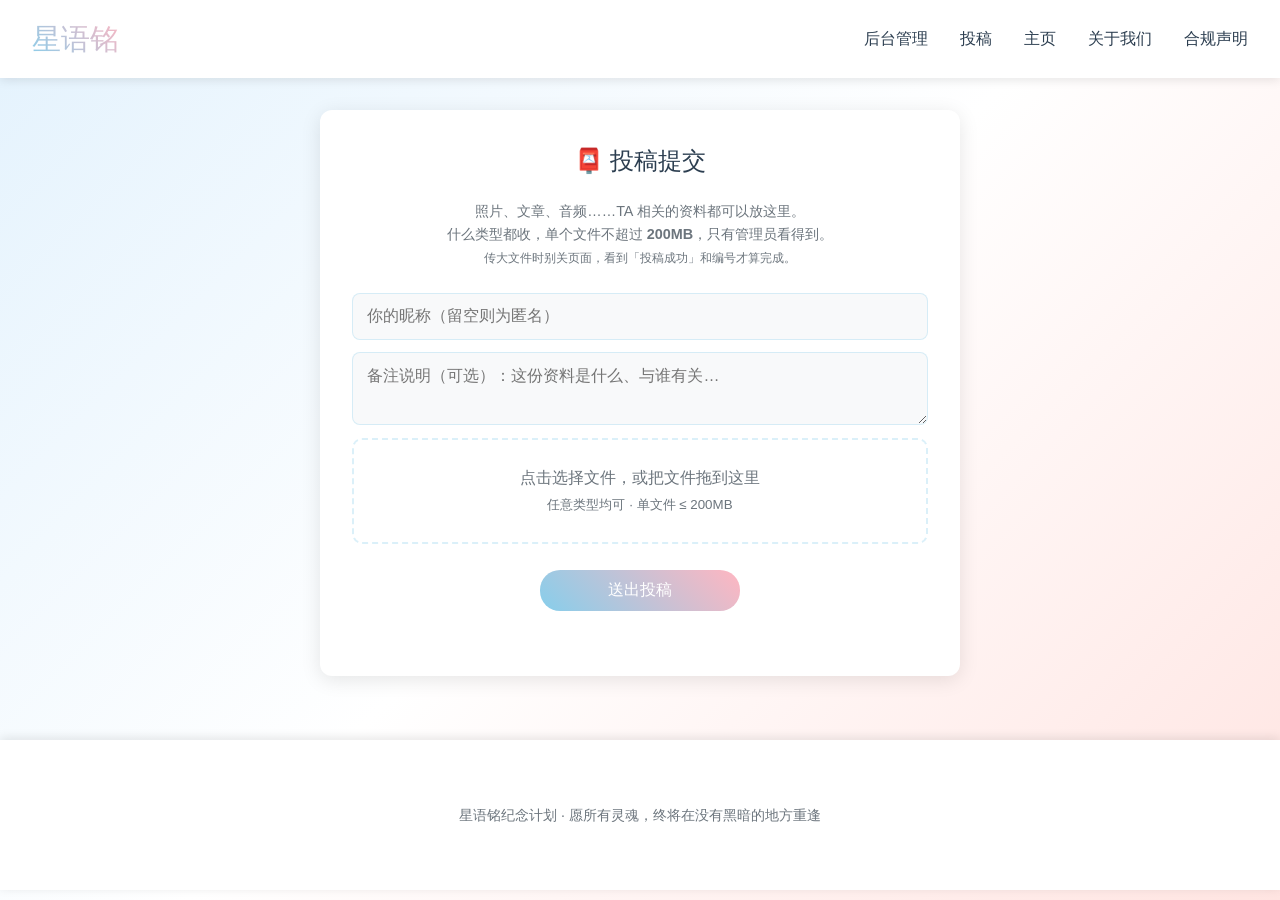
<file: contribute.html>
<!DOCTYPE html>
<html lang="zh-CN">
<head>
    <meta charset="UTF-8">
    <meta name="viewport" content="width=device-width, initial-scale=1.0">
    <title>投稿 - 星语铭</title>
    <link rel="stylesheet" href="/css/style.css">
    <style>
        .contrib-card {
            background: var(--pure-white);
            border-radius: 12px;
            padding: 2rem;
            margin: 2rem 0;
            box-shadow: 0 4px 20px var(--shadow);
            max-width: 640px;
            margin-left: auto;
            margin-right: auto;
        }
        .contrib-card h2 { text-align: center; margin-bottom: 1.2rem; font-weight: 400; }
        .contrib-tip { text-align: center; color: var(--text-light); font-size: .9rem; margin-bottom: 1.5rem; }
        .contrib-form { display: flex; flex-direction: column; gap: .8rem; }
        .contrib-form input[type=text], .contrib-form textarea {
            border: 1px solid var(--border-light); border-radius: 8px; padding: .6rem .9rem;
            font: inherit; outline: none; background: var(--light-gray);
        }
        .contrib-form input:focus, .contrib-form textarea:focus { border-color: var(--sky-blue); background: var(--pure-white); }
        .contrib-form textarea { min-height: 70px; resize: vertical; }
        .file-zone {
            border: 2px dashed var(--border-light); border-radius: 10px; padding: 1.6rem 1rem;
            text-align: center; color: var(--text-light); cursor: pointer; transition: all .2s;
        }
        .file-zone:hover, .file-zone.drag { border-color: var(--coral-pink); background: var(--light-blue); color: var(--klein-blue); }
        .file-zone b { color: var(--klein-blue); }
        .file-selected { color: var(--text-dark); font-size: .92rem; background: var(--light-gray); border-radius: 8px; padding: .6rem .9rem; word-break: break-all; }
        .progress-wrap { display: none; background: var(--light-gray); border-radius: 8px; height: 14px; overflow: hidden; }
        .progress-bar { height: 100%; width: 0%; background: linear-gradient(45deg, var(--sky-blue), var(--coral-pink)); transition: width .2s; }
        .progress-text { font-size: .85rem; color: var(--text-light); text-align: center; }
        .contrib-msg { text-align: center; font-size: .92rem; min-height: 1.4em; }
        .contrib-msg.ok { color: #2e9e5b; }
        .contrib-msg.err { color: #D32F2F; }
        .contrib-btn { align-self: center; min-width: 200px; }
        .contrib-btn:disabled { opacity: .5; cursor: not-allowed; transform: none; }
    </style>
</head>
<body>
    <header>
        <nav>
            <div class="logo">星语铭</div>
            <ul class="nav-links">
                <li><a href="/admin">后台管理</a></li>
                <li><a href="/contribute.html">投稿</a></li>
                <li><a href="/">主页</a></li>
                <li><a href="/about.html">关于我们</a></li>
                <li><a href="/compliance.html">合规声明</a></li>
            </ul>
        </nav>
    </header>

    <main>
        <div class="container">
            <div class="contrib-card">
                <h2>📮 投稿提交</h2>
                <div class="contrib-tip">
                    照片、文章、音频……TA 相关的资料都可以放这里。<br>
                    什么类型都收，单个文件不超过 <b>200MB</b>，只有管理员看得到。<br>
                    <small>传大文件时别关页面，看到「投稿成功」和编号才算完成。</small>
                </div>
                <form class="contrib-form" id="contribForm">
                    <input type="text" id="fName" maxlength="32" placeholder="你的昵称（留空则为匿名）">
                    <textarea id="fNote" maxlength="200" placeholder="备注说明（可选）：这份资料是什么、与谁有关…"></textarea>
                    <label class="file-zone" id="fileZone" for="fFile">
                        点击选择文件，或把文件拖到这里<br>
                        <small>任意类型均可 · 单文件 ≤ 200MB</small>
                    </label>
                    <input type="file" id="fFile" style="position:absolute; width:1px; height:1px; opacity:0; overflow:hidden; clip:rect(0 0 0 0);">
                    <div class="file-selected" id="fileInfo" style="display:none;"></div>
                    <div class="progress-wrap" id="progWrap"><div class="progress-bar" id="progBar"></div></div>
                    <div class="progress-text" id="progText"></div>
                    <button type="submit" class="btn contrib-btn" id="btnSubmit">送出投稿</button>
                    <div class="contrib-msg" id="contribMsg"></div>
                </form>
            </div>
        </div>
    </main>

    <footer>
        <div class="container" style="text-align:center; padding: 2rem 0; color: var(--text-light); font-size: .88rem;">
            星语铭纪念计划 · 愿所有灵魂，终将在没有黑暗的地方重逢
        </div>
    </footer>

    <script>
    (function () {
        var MAX = 200 * 1024 * 1024;
        var fileInput = document.getElementById('fFile');
        var zone = document.getElementById('fileZone');
        var info = document.getElementById('fileInfo');
        var msg = document.getElementById('contribMsg');
        var btn = document.getElementById('btnSubmit');
        var progWrap = document.getElementById('progWrap');
        var progBar = document.getElementById('progBar');
        var progText = document.getElementById('progText');
        var selectedFile = null;   // 记住选中的文件（不依赖 input.files）

        function fmtSize(n) {
            if (n >= 1073741824) return (n / 1073741824).toFixed(2) + ' GB';
            if (n >= 1048576) return (n / 1048576).toFixed(1) + ' MB';
            if (n >= 1024) return (n / 1024).toFixed(1) + ' KB';
            return n + ' B';
        }

        function pickFile(f) {
            msg.textContent = ''; msg.className = 'contrib-msg';
            if (!f) return;
            if (f.size === 0) {
                selectedFile = null;
                info.style.display = 'none';
                msg.textContent = '不能上传空文件';
                msg.className = 'contrib-msg err';
                return;
            }
            if (f.size > MAX) {
                selectedFile = null;
                info.style.display = 'none';
                msg.textContent = '文件过大（' + fmtSize(f.size) + '），投稿上限 200MB';
                msg.className = 'contrib-msg err';
                return;
            }
            selectedFile = f;
            info.style.display = 'block';
            info.textContent = '已选择：' + f.name + '（' + fmtSize(f.size) + '）';
        }

        fileInput.addEventListener('change', function () { pickFile(this.files[0]); });

        // 拖拽上传
        ['dragover', 'dragenter'].forEach(function (ev) {
            zone.addEventListener(ev, function (e) { e.preventDefault(); zone.classList.add('drag'); });
        });
        ['dragleave', 'drop'].forEach(function (ev) {
            zone.addEventListener(ev, function (e) { e.preventDefault(); zone.classList.remove('drag'); });
        });
        zone.addEventListener('drop', function (e) {
            pickFile(e.dataTransfer.files[0]);
        });

        document.getElementById('contribForm').addEventListener('submit', function (e) {
            e.preventDefault();
            var f = selectedFile || (fileInput.files && fileInput.files[0]);
            if (!f) { msg.textContent = '请先选择文件'; msg.className = 'contrib-msg err'; return; }
            if (f.size > MAX) { msg.textContent = '文件超过 200MB 上限'; msg.className = 'contrib-msg err'; return; }

            var fd = new FormData();
            fd.append('name', document.getElementById('fName').value.trim());
            fd.append('note', document.getElementById('fNote').value.trim());
            fd.append('file', f, f.name);

            btn.disabled = true;
            progWrap.style.display = 'block';
            progBar.style.width = '0%';
            msg.textContent = ''; msg.className = 'contrib-msg';

            var xhr = new XMLHttpRequest();
            xhr.open('POST', '/api/contribute');
            xhr.upload.onprogress = function (ev) {
                if (ev.lengthComputable) {
                    var pct = Math.round(ev.loaded / ev.total * 100);
                    progBar.style.width = pct + '%';
                    progText.textContent = '上传中 ' + pct + '%（' + fmtSize(ev.loaded) + ' / ' + fmtSize(ev.total) + '）';
                }
            };
            xhr.onload = function () {
                btn.disabled = false;
                var data = {};
                try { data = JSON.parse(xhr.responseText); } catch (err) {}
                if (xhr.status === 201) {
                    progBar.style.width = '100%';
                    progText.textContent = '上传完成 ✓';
                    msg.textContent = '✓ 投稿成功！编号 ' + data.id + '，感谢你的分享 🌸';
                    msg.className = 'contrib-msg ok';
                    selectedFile = null;
                    fileInput.value = ''; info.style.display = 'none';
                    document.getElementById('fNote').value = '';
                    setTimeout(function () { progWrap.style.display = 'none'; progText.textContent = ''; }, 2000);
                } else {
                    progWrap.style.display = 'none';
                    msg.textContent = data.error || ('提交失败（HTTP ' + xhr.status + '）');
                    msg.className = 'contrib-msg err';
                }
            };
            xhr.onerror = function () {
                btn.disabled = false;
                progWrap.style.display = 'none';
                msg.textContent = '网络错误，请稍后重试';
                msg.className = 'contrib-msg err';
            };
            xhr.send(fd);
        });
    })();
    </script>
</body>
</html>
</file>
<file: css/style.css>
/* 星语铭 - Modern Minimalist Design */
* {
    margin: 0;
    padding: 0;
    box-sizing: border-box;
}

:root {
    --light-blue: #E3F2FD;
    --sky-blue: #87CEEB;
    --klein-blue: #002FA7;
    --light-pink: #FFE4E1;
    --coral-pink: #FFB6C1;
    --pure-white: #FFFFFF;
    --light-gray: #F8F9FA;
    --text-dark: #2C3E50;
    --text-light: #6C757D;
    --shadow: rgba(0, 0, 0, 0.1);
    --border-light: rgba(135, 206, 235, 0.3);
}

body {
    font-family: 'Segoe UI', Tahoma, Geneva, Verdana, sans-serif;
    line-height: 1.6;
    color: var(--text-dark);
    background: linear-gradient(135deg, var(--light-blue) 0%, var(--pure-white) 50%, var(--light-pink) 100%);
    min-height: 100vh;
}

.container {
    max-width: 1200px;
    margin: 0 auto;
    padding: 0 20px;
}

/* Header & Navigation */
header {
    background: var(--pure-white);
    box-shadow: 0 2px 10px var(--shadow);
    position: sticky;
    top: 0;
    z-index: 1000;
}

nav {
    display: flex;
    justify-content: space-between;
    align-items: center;
    padding: 1rem 2rem;
}

.logo {
    font-size: 1.8rem;
    font-weight: 300;
    background: linear-gradient(45deg, var(--sky-blue), var(--coral-pink));
    -webkit-background-clip: text;
    -webkit-text-fill-color: transparent;
    background-clip: text;
}

.nav-links {
    display: flex;
    list-style: none;
    gap: 2rem;
}

.nav-links a {
    text-decoration: none;
    color: var(--text-dark);
    font-weight: 300;
    transition: color 0.3s ease;
    position: relative;
}

.nav-links a:hover {
    color: var(--sky-blue);
}

.nav-links a::after {
    content: '';
    position: absolute;
    width: 0;
    height: 1px;
    bottom: -5px;
    left: 0;
    background: var(--coral-pink);
    transition: width 0.3s ease;
}

.nav-links a:hover::after {
    width: 100%;
}

/* Warning Box */
.warning-box {
    background: linear-gradient(135deg, #FFF3E0, #FFEBEE);
    border-left: 4px solid #FF5722;
    margin: 2rem 0;
    padding: 1.5rem;
    border-radius: 8px;
    box-shadow: 0 2px 8px var(--shadow);
}

.warning-box h3 {
    color: #D32F2F;
    margin-bottom: 0.5rem;
    font-weight: 500;
}

.warning-box p {
    color: var(--text-dark);
    line-height: 1.7;
}

/* Introduction Section */
.intro-section {
    background: var(--pure-white);
    border-radius: 12px;
    padding: 3rem;
    margin: 2rem 0;
    box-shadow: 0 4px 20px var(--shadow);
    text-align: center;
}

.intro-section h2 {
    font-size: 2rem;
    font-weight: 300;
    margin-bottom: 2rem;
    background: linear-gradient(45deg, var(--klein-blue), var(--coral-pink));
    -webkit-background-clip: text;
    -webkit-text-fill-color: transparent;
    background-clip: text;
}

.intro-content {
    background: var(--pure-white);
    padding: 2.5rem;
    border-radius: 20px;
    box-shadow: 0 10px 30px var(--shadow);
    max-width: 800px;
    margin: 0 auto;
    line-height: 2.25;
    color: var(--text-dark);
    text-align: left;
    white-space: pre-line;
}

/* Search Section */
.search-section {
    background: var(--pure-white);
    border-radius: 12px;
    padding: 2rem;
    margin: 2rem 0;
    box-shadow: 0 4px 20px var(--shadow);
}

.search-form {
    display: flex;
    gap: 1rem;
    flex-wrap: wrap;
    align-items: center;
    justify-content: center;
}

.search-input {
    flex: 1;
    max-width: 500px;
    padding: 12px 20px;
    border: 2px solid var(--border-light);
    border-radius: 25px;
    outline: none;
    transition: border-color 0.3s ease;
    font-size: 1rem;
}

.search-input:focus {
    border-color: var(--sky-blue);
}

/* Date Input Styles */
.date-input {
    padding: 8px 12px;
    border: 2px solid var(--border-light);
    border-radius: 8px;
    outline: none;
    font-size: 0.9rem;
    transition: border-color 0.3s ease;
}

.date-input:focus {
    border-color: var(--sky-blue);
}

/* Profile Cards Grid */
.profiles-grid {
    display: grid;
    grid-template-columns: repeat(auto-fill, minmax(300px, 1fr));
    gap: 2rem;
    margin: 3rem 0;
}

.profile-card {
    background: var(--pure-white);
    border-radius: 12px;
    padding: 2rem;
    box-shadow: 0 4px 20px var(--shadow);
    transition: transform 0.3s ease, box-shadow 0.3s ease;
    cursor: pointer;
    text-align: center;
}

.profile-card:hover {
    transform: translateY(-5px);
    box-shadow: 0 8px 30px var(--shadow);
}

.profile-avatar {
    width: 80px;
    height: 80px;
    border-radius: 50%;
    margin-bottom: 1rem;
    object-fit: cover;
    border: 3px solid var(--light-pink);
}

.profile-name {
    font-size: 1.2rem;
    font-weight: 400;
    color: var(--text-dark);
    margin-bottom: 0.5rem;
}

.profile-bio {
    color: var(--text-light);
    line-height: 1.5;
    font-size: 0.9rem;
}

/* Prevention Section */
.prevention-section {
    background: linear-gradient(135deg, var(--light-blue), var(--light-pink));
    border-radius: 12px;
    padding: 3rem;
    margin: 3rem 0;
    text-align: center;
}

.prevention-section h3 {
    color: var(--klein-blue);
    margin-bottom: 1.5rem;
    font-weight: 400;
}

.prevention-resources {
    display: flex;
    justify-content: space-around;
    flex-wrap: wrap;
    gap: 2rem;
    margin-top: 2rem;
}

.resource-card {
    background: var(--pure-white);
    padding: 1.5rem;
    border-radius: 8px;
    box-shadow: 0 2px 10px var(--shadow);
    flex: 1;
    min-width: 200px;
}

.resource-card h4 {
    color: var(--coral-pink);
    margin-bottom: 1rem;
}

.resource-card p {
    color: var(--text-dark);
    font-size: 0.9rem;
}

/* Footer */
footer {
    background: var(--pure-white);
    text-align: center;
    padding: 2rem;
    margin-top: 4rem;
    box-shadow: 0 -2px 10px var(--shadow);
}

footer a {
    color: var(--sky-blue);
    text-decoration: none;
    transition: color 0.3s ease;
}

footer a:hover {
    color: var(--coral-pink);
}

/* Responsive Design */
@media (max-width: 768px) {
    .nav-links {
        flex-direction: row;
        flex-wrap: wrap;
        gap: .4rem 1rem;
    }

    .intro-section {
        padding: 2rem;
    }

    .search-form {
        flex-direction: column;
    }

    .search-input {
        width: 100%;
    }

    .profiles-grid {
        grid-template-columns: 1fr;
    }

    .prevention-resources {
        flex-direction: column;
    }
}

/* Profile Page Styles */
.profile-header {
    background: var(--pure-white);
    border-radius: 12px;
    padding: 3rem;
    margin: 2rem 0;
    box-shadow: 0 4px 20px var(--shadow);
    text-align: center;
}

.profile-avatar-large {
    width: 150px;
    height: 150px;
    border-radius: 50%;
    object-fit: cover;
    border: 5px solid var(--light-pink);
    margin-bottom: 1.5rem;
}

.profile-info {
    margin-top: 2rem;
}

.profile-info-item {
    margin-bottom: 1rem;
    font-size: 1.1rem;
}

.profile-bio-section {
    background: var(--pure-white);
    border-radius: 12px;
    padding: 3rem;
    margin: 2rem 0;
    box-shadow: 0 4px 20px var(--shadow);
}

.profile-bio-section p {
    margin-top: 1em;
    margin-bottom: 1em;
}

.memories-section {
    background: var(--pure-white);
    border-radius: 12px;
    padding: 3rem;
    margin: 2rem 0;
    box-shadow: 0 4px 20px var(--shadow);
}

.memory-item {
    background: var(--light-gray);
    border-radius: 8px;
    padding: 1.5rem;
    margin-bottom: 1rem;
    border-left: 3px solid var(--coral-pink);
}

/* Buttons */
.btn {
    background: linear-gradient(45deg, var(--sky-blue), var(--coral-pink));
    color: var(--pure-white);
    padding: 10px 20px;
    border: none;
    border-radius: 20px;
    cursor: pointer;
    transition: transform 0.3s ease;
    font-size: 1rem;
    text-decoration: none;
    display: inline-block;
}

.btn:hover {
    transform: translateY(-2px);
}

/* Error page */
.error-container {
    text-align: center;
    padding: 4rem 2rem;
}

.error-container h1 {
    font-size: 6rem;
    color: var(--coral-pink);
    margin-bottom: 1rem;
}

.error-container p {
    font-size: 1.2rem;
    color: var(--text-light);
    margin-bottom: 2rem;
}

/* ========== Markdown 内容样式（GitHub 风格）========== */

/* 引用块 */
.profile-bio-section blockquote {
    border-left: 4px solid var(--coral-pink);
    background: var(--light-gray);
    margin: 1.5em 0;
    padding: 1em 1.5em;
    color: var(--text-light);
    border-radius: 0 8px 8px 0;
    font-style: italic;
}

.profile-bio-section blockquote p {
    margin: 0.5em 0;
}

.profile-bio-section blockquote> :first-child {
    margin-top: 0;
}

.profile-bio-section blockquote> :last-child {
    margin-bottom: 0;
}

/* 代码块 */
.profile-bio-section pre {
    background: #f6f8fa;
    border: 1px solid var(--border-light);
    border-radius: 6px;
    padding: 16px;
    overflow: auto;
    font-size: 85%;
    line-height: 1.45;
    margin: 1em 0;
}

.profile-bio-section code {
    background: rgba(135, 206, 235, 0.2);
    padding: 0.2em 0.4em;
    border-radius: 3px;
    font-size: 85%;
    font-family: 'SFMono-Regular', Consolas, 'Liberation Mono', Menlo, monospace;
    margin: 0;
}

.profile-bio-section pre code {
    background: transparent;
    padding: 0;
    font-size: 100%;
}

/* 表格 */
.profile-bio-section table {
    border-collapse: collapse;
    width: 100%;
    margin: 1em 0;
    border-radius: 6px;
    overflow: hidden;
}

.profile-bio-section table th,
.profile-bio-section table td {
    border: 1px solid var(--border-light);
    padding: 10px 14px;
    text-align: left;
}

.profile-bio-section table th {
    background: var(--light-blue);
    font-weight: 600;
    color: var(--klein-blue);
}

.profile-bio-section table tr:nth-child(even) {
    background: var(--light-gray);
}

/* 列表 */
.profile-bio-section ul,
.profile-bio-section ol {
    padding-left: 2em;
    margin: 1em 0;
}

.profile-bio-section ul li,
.profile-bio-section ol li {
    margin: 0.5em 0;
    line-height: 1.8;
}

.profile-bio-section ul {
    list-style-type: disc;
}

.profile-bio-section ol {
    list-style-type: decimal;
}

/* 标题 */
.profile-bio-section h1,
.profile-bio-section h2,
.profile-bio-section h3,
.profile-bio-section h4,
.profile-bio-section h5,
.profile-bio-section h6 {
    margin-top: 1.5em;
    margin-bottom: 1em;
    font-weight: 600;
    line-height: 1.25;
    color: var(--text-dark);
}

.profile-bio-section h1 {
    font-size: 2em;
    border-bottom: 2px solid var(--border-light);
    padding-bottom: 0.3em;
}

.profile-bio-section h2 {
    font-size: 1.5em;
    border-bottom: 1px solid var(--border-light);
    padding-bottom: 0.3em;
}

.profile-bio-section h3 {
    font-size: 1.25em;
}

/* 链接 */
.profile-bio-section a {
    color: var(--sky-blue);
    text-decoration: none;
    border-bottom: 1px solid transparent;
    transition: border-color 0.2s ease;
}

.profile-bio-section a:hover {
    border-bottom-color: var(--coral-pink);
}

/* 图片 */
.profile-bio-section img {
    max-width: 100%;
    height: auto;
    border-radius: 6px;
    margin: 1em 0;
    box-shadow: 0 2px 8px var(--shadow);
}

/* 水平线 */
.profile-bio-section hr {
    border: none;
    border-top: 2px solid var(--border-light);
    margin: 2em 0;
}

/* 任务列表 */
.profile-bio-section input[type="checkbox"] {
    margin-right: 0.5em;
}

/* 强调 */
.profile-bio-section strong {
    font-weight: 600;
    color: var(--klein-blue);
}

.profile-bio-section em {
    font-style: italic;
    color: var(--text-light);
}

/* ========== Mobile Optimization (UA Phone) ========== */
@media (max-width: 768px) {
    .container {
        padding: 0 14px;
    }

    nav {
        flex-wrap: wrap;
        gap: .4rem 1rem;
        padding: .6rem .9rem;
    }

    .logo {
        font-size: 1.4rem;
    }

    .nav-links a {
        font-size: .9rem;
    }

    /* 资料页 */
    .profile-header,
    .profile-bio-section,
    .memories-section {
        padding: 1.5rem;
        margin: 1.2rem 0;
    }

    .profile-avatar-large {
        width: 110px;
        height: 110px;
        border-width: 4px;
        margin-bottom: 1rem;
    }

    .profile-info-item {
        font-size: 1rem;
        word-break: break-all;
    }

    /* Markdown 正文 */
    .profile-bio-section h1 {
        font-size: 1.45em;
    }

    .profile-bio-section h2 {
        font-size: 1.25em;
    }

    .profile-bio-section pre {
        padding: 12px;
        font-size: 80%;
    }

    .profile-bio-section ul,
    .profile-bio-section ol {
        padding-left: 1.4em;
    }

    .profile-bio-section table {
        display: block;
        overflow-x: auto;
        -webkit-overflow-scrolling: touch;
    }

    .profile-bio-section table th,
    .profile-bio-section table td {
        padding: 7px 10px;
        white-space: nowrap;
    }

    .memory-item {
        padding: 1rem;
    }

    /* 首页声明框 */
    .warning-box {
        padding: 1.2rem;
    }

    /* 错误页 */
    .error-container h1 {
        font-size: 4rem;
    }

    .btn {
        padding: 10px 18px;
    }
}

@media (max-width: 480px) {
    .profile-header,
    .profile-bio-section,
    .memories-section {
        padding: 1.1rem;
        border-radius: 10px;
    }

    .profile-avatar-large {
        width: 96px;
        height: 96px;
    }

    .nav-links {
        gap: .3rem .8rem;
    }

    .nav-links a {
        font-size: .85rem;
    }
}

/* ==================== 返回主页按钮 ==================== */
.back-home-bar {
    text-align: center;
    padding: 0.9rem 0 0;
}

.back-home-btn {
    display: inline-flex;
    align-items: center;
    gap: 0.35rem;
    padding: 0.35rem 1.1rem;
    border-radius: 999px;
    background: var(--pure-white);
    border: 1px solid var(--border-light);
    color: var(--text-dark);
    font-size: 0.9rem;
    text-decoration: none;
    box-shadow: 0 1px 4px var(--shadow);
    transition: all 0.2s ease;
}

.back-home-btn:hover {
    background: var(--sky-blue);
    border-color: var(--sky-blue);
    color: var(--pure-white);
    transform: translateY(-1px);
}

/* ==================== 索引构建过场 ==================== */
#buildOverlay {
    position: fixed;
    inset: 0;
    z-index: 9999;
    background: var(--light-blue);
    display: flex;
    align-items: center;
    justify-content: center;
    transition: opacity 0.6s ease;
}

#buildOverlay.hide {
    opacity: 0;
    pointer-events: none;
}

.build-box {
    text-align: center;
    padding: 2rem;
}

.build-spinner {
    width: 44px;
    height: 44px;
    margin: 0 auto 1.25rem;
    border-radius: 50%;
    border: 3px solid rgba(135, 206, 235, 0.3);
    border-top-color: var(--klein-blue);
    animation: buildSpin 0.9s linear infinite;
}

@keyframes buildSpin {
    to { transform: rotate(360deg); }
}

.build-box h2 {
    font-size: 1.4rem;
    font-weight: 500;
    color: var(--text-dark);
    margin-bottom: 0.5rem;
}

.build-box p {
    color: var(--text-light);
    font-size: 0.95rem;
    margin-bottom: 1.25rem;
}

.build-bar {
    width: 260px;
    max-width: 70vw;
    height: 6px;
    background: rgba(135, 206, 235, 0.35);
    border-radius: 3px;
    overflow: hidden;
    margin: 0 auto;
}

#buildFill {
    width: 0;
    height: 100%;
    border-radius: 3px;
    background: linear-gradient(90deg, var(--sky-blue), var(--klein-blue));
}

#buildFill.done {
    background: linear-gradient(90deg, #7ee0a3, #4caf50);
}

@media (max-width: 480px) {
    .build-box h2 {
        font-size: 1.2rem;
    }
}
</file>
